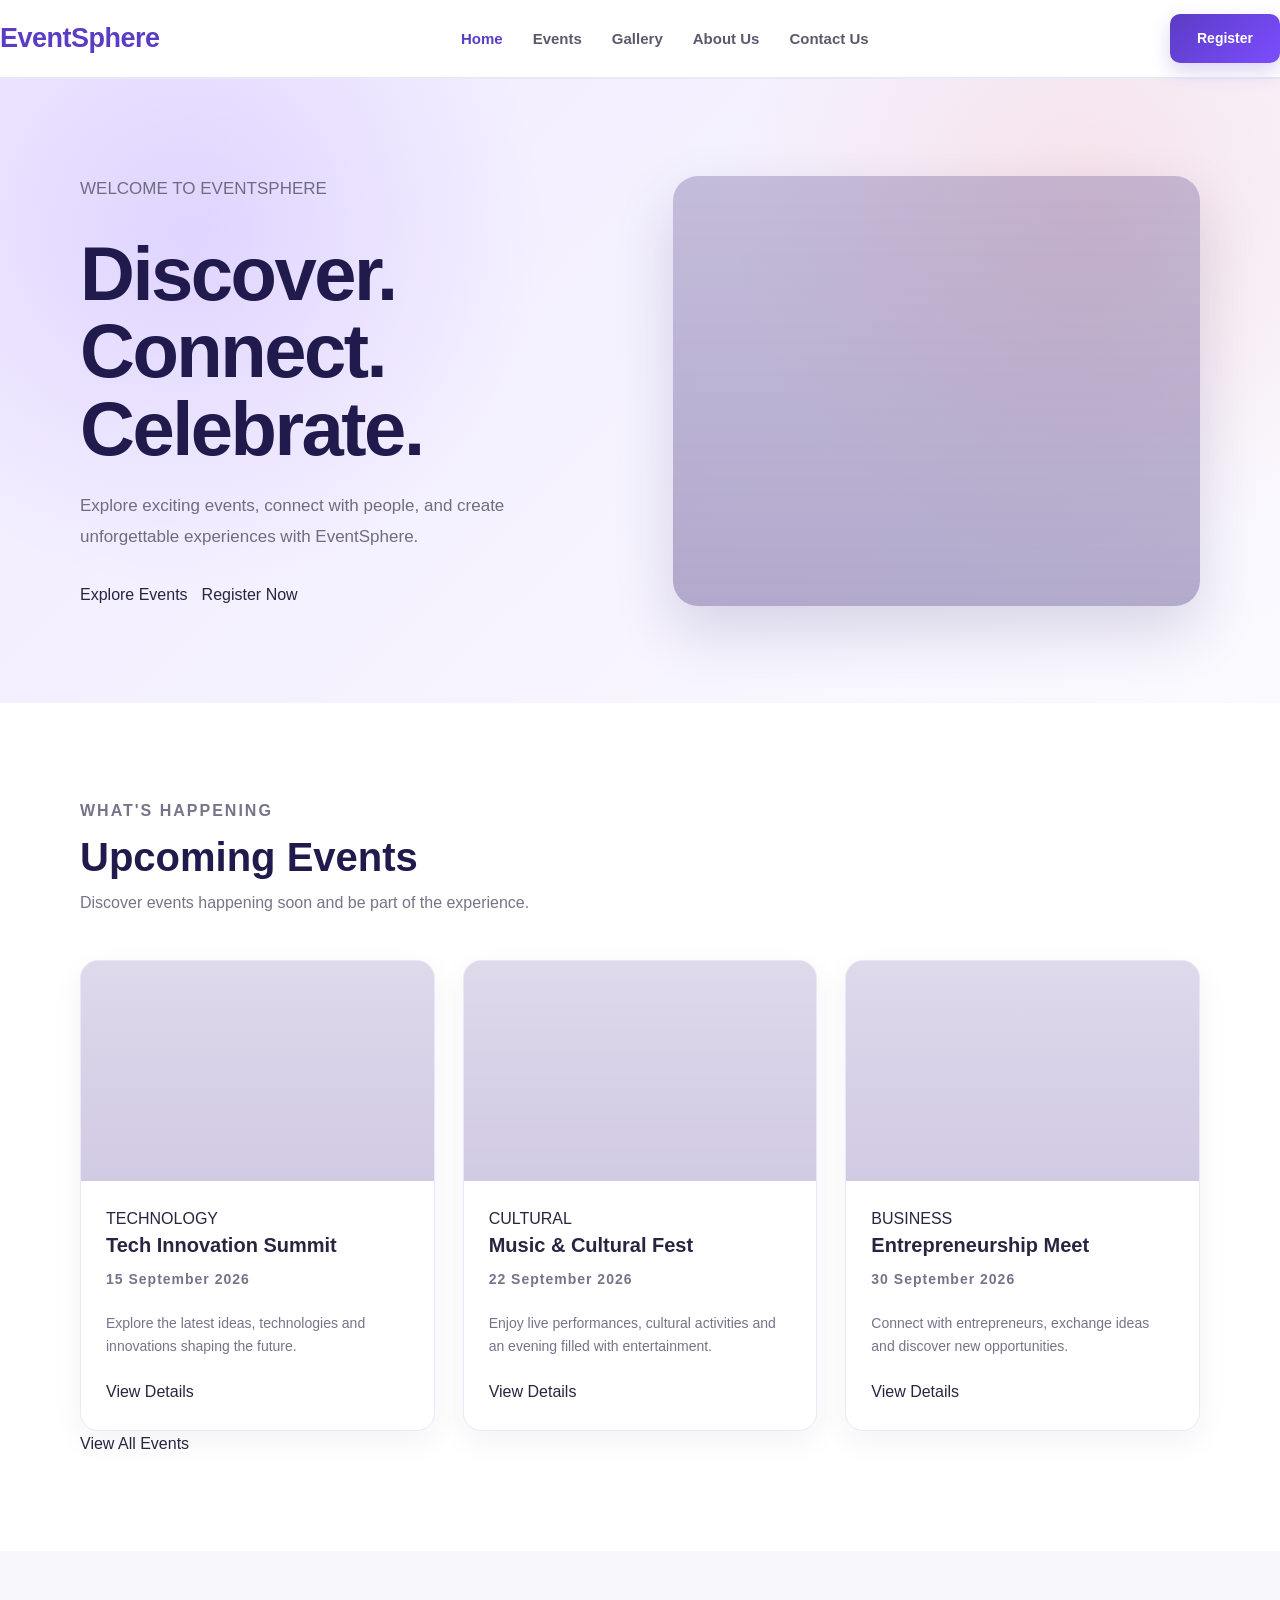
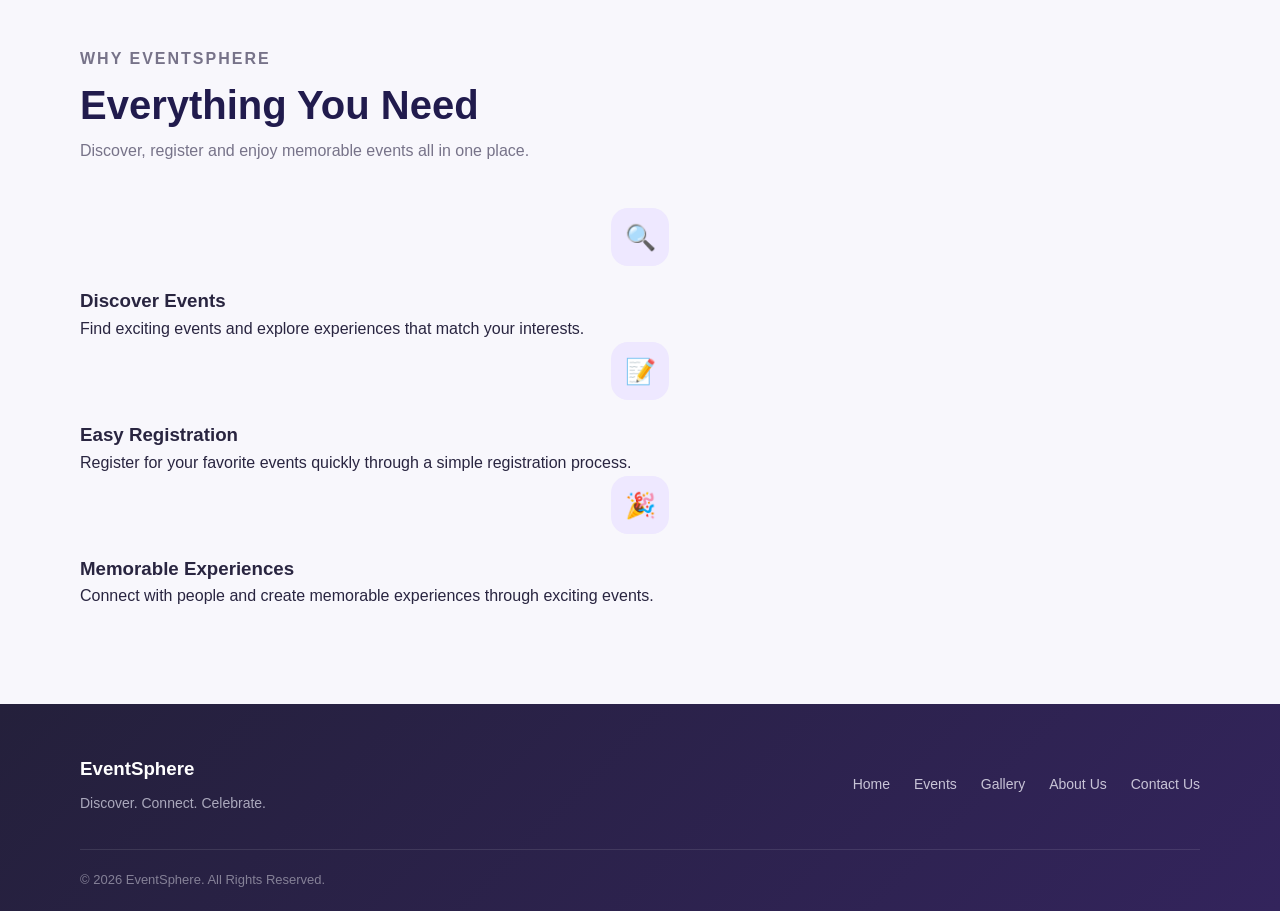
<file: index.html>
<!DOCTYPE html>
<html lang="en">

<head>
    <meta charset="UTF-8">
    <meta name="viewport" content="width=device-width, initial-scale=1.0">

    <title>EventSphere | Discover. Connect. Celebrate.</title>

    <link rel="stylesheet" href="css/style.css">
</head>

<body>

    <!-- ================= NAVBAR ================= -->

    <header class="site-header">

        <div class="container navbar">

            <a href="index.html" class="logo">
                EventSphere
            </a>

            <nav class="nav-links">

                <a href="index.html" class="active">
                    Home
                </a>

                <a href="client/events.html">
                    Events
                </a>

                <a href="client/gallery.html">
                    Gallery
                </a>

                <a href="client/about.html">
                    About Us
                </a>

                <a href="client/contact.html">
                    Contact Us
                </a>

            </nav>

            <a href="client/register.html" class="nav-button">
                Register
            </a>

        </div>

    </header>


    <!-- ================= HERO SECTION ================= -->

    <section class="hero-section">

        <div class="container hero-container">

            <div class="hero-content">

                <p class="hero-label">
                    WELCOME TO EVENTSPHERE
                </p>

                <h1>
                    Discover.
                    <br>
                    Connect.
                    <br>
                    Celebrate.
                </h1>

                <p class="hero-description">
                    Explore exciting events, connect with people,
                    and create unforgettable experiences with EventSphere.
                </p>

                <div class="hero-buttons">

                    <a href="client/events.html" class="btn btn-primary">
                        Explore Events
                    </a>

                    <a href="client/register.html" class="btn btn-secondary">
                        Register Now
                    </a>

                </div>

            </div>


            <div class="hero-image">

                <div class="image-placeholder">
                    <span>Event Image</span>
                </div>

            </div>

        </div>

    </section>


    <!-- ================= UPCOMING EVENTS ================= -->

    <section class="events-section">

        <div class="container">

            <div class="section-heading">

                <p class="section-label">
                    WHAT'S HAPPENING
                </p>

                <h2>
                    Upcoming Events
                </h2>

                <p>
                    Discover events happening soon and be part of
                    the experience.
                </p>

            </div>


            <div class="events-grid">


                <!-- EVENT 1 -->

                <div class="event-card">

                    <div class="event-image">
                        <span>Event Image</span>
                    </div>

                    <div class="event-content">

                        <span class="event-category">
                            TECHNOLOGY
                        </span>

                        <h3>
                            Tech Innovation Summit
                        </h3>

                        <p class="event-date">
                            15 September 2026
                        </p>

                        <p>
                            Explore the latest ideas, technologies
                            and innovations shaping the future.
                        </p>

                        <a href="client/event-details.html"
                           class="card-button">
                            View Details
                        </a>

                    </div>

                </div>


                <!-- EVENT 2 -->

                <div class="event-card">

                    <div class="event-image">
                        <span>Event Image</span>
                    </div>

                    <div class="event-content">

                        <span class="event-category">
                            CULTURAL
                        </span>

                        <h3>
                            Music & Cultural Fest
                        </h3>

                        <p class="event-date">
                            22 September 2026
                        </p>

                        <p>
                            Enjoy live performances, cultural activities
                            and an evening filled with entertainment.
                        </p>

                        <a href="client/event-details.html"
                           class="card-button">
                            View Details
                        </a>

                    </div>

                </div>


                <!-- EVENT 3 -->

                <div class="event-card">

                    <div class="event-image">
                        <span>Event Image</span>
                    </div>

                    <div class="event-content">

                        <span class="event-category">
                            BUSINESS
                        </span>

                        <h3>
                            Entrepreneurship Meet
                        </h3>

                        <p class="event-date">
                            30 September 2026
                        </p>

                        <p>
                            Connect with entrepreneurs, exchange ideas
                            and discover new opportunities.
                        </p>

                        <a href="client/event-details.html"
                           class="card-button">
                            View Details
                        </a>

                    </div>

                </div>

            </div>


            <div class="view-all">

                <a href="client/events.html"
                   class="btn btn-secondary">
                    View All Events
                </a>

            </div>

        </div>

    </section>


    <!-- ================= WHY EVENTSPHERE ================= -->

    <section class="why-section">

        <div class="container">

            <div class="section-heading">

                <p class="section-label">
                    WHY EVENTSPHERE
                </p>

                <h2>
                    Everything You Need
                </h2>

                <p>
                    Discover, register and enjoy memorable events
                    all in one place.
                </p>

            </div>


            <div class="features-grid">


                <!-- FEATURE 1 -->

                <div class="feature-card">

                    <div class="feature-icon">
                        🔍
                    </div>

                    <h3>
                        Discover Events
                    </h3>

                    <p>
                        Find exciting events and explore experiences
                        that match your interests.
                    </p>

                </div>


                <!-- FEATURE 2 -->

                <div class="feature-card">

                    <div class="feature-icon">
                        📝
                    </div>

                    <h3>
                        Easy Registration
                    </h3>

                    <p>
                        Register for your favorite events quickly
                        through a simple registration process.
                    </p>

                </div>


                <!-- FEATURE 3 -->

                <div class="feature-card">

                    <div class="feature-icon">
                        🎉
                    </div>

                    <h3>
                        Memorable Experiences
                    </h3>

                    <p>
                        Connect with people and create memorable
                        experiences through exciting events.
                    </p>

                </div>

            </div>

        </div>

    </section>


    <!-- ================= FOOTER ================= -->

    <footer class="site-footer">

        <div class="container footer-container">

            <div class="footer-brand">

                <h3>
                    EventSphere
                </h3>

                <p>
                    Discover. Connect. Celebrate.
                </p>

            </div>


            <div class="footer-links">

                <a href="index.html">
                    Home
                </a>

                <a href="client/events.html">
                    Events
                </a>

                <a href="client/gallery.html">
                    Gallery
                </a>

                <a href="client/about.html">
                    About Us
                </a>

                <a href="client/contact.html">
                    Contact Us
                </a>

            </div>

        </div>

        <div class="footer-bottom">

            <p>
                © 2026 EventSphere. All Rights Reserved.
            </p>

        </div>

    </footer>

</body>

</html>
</file>
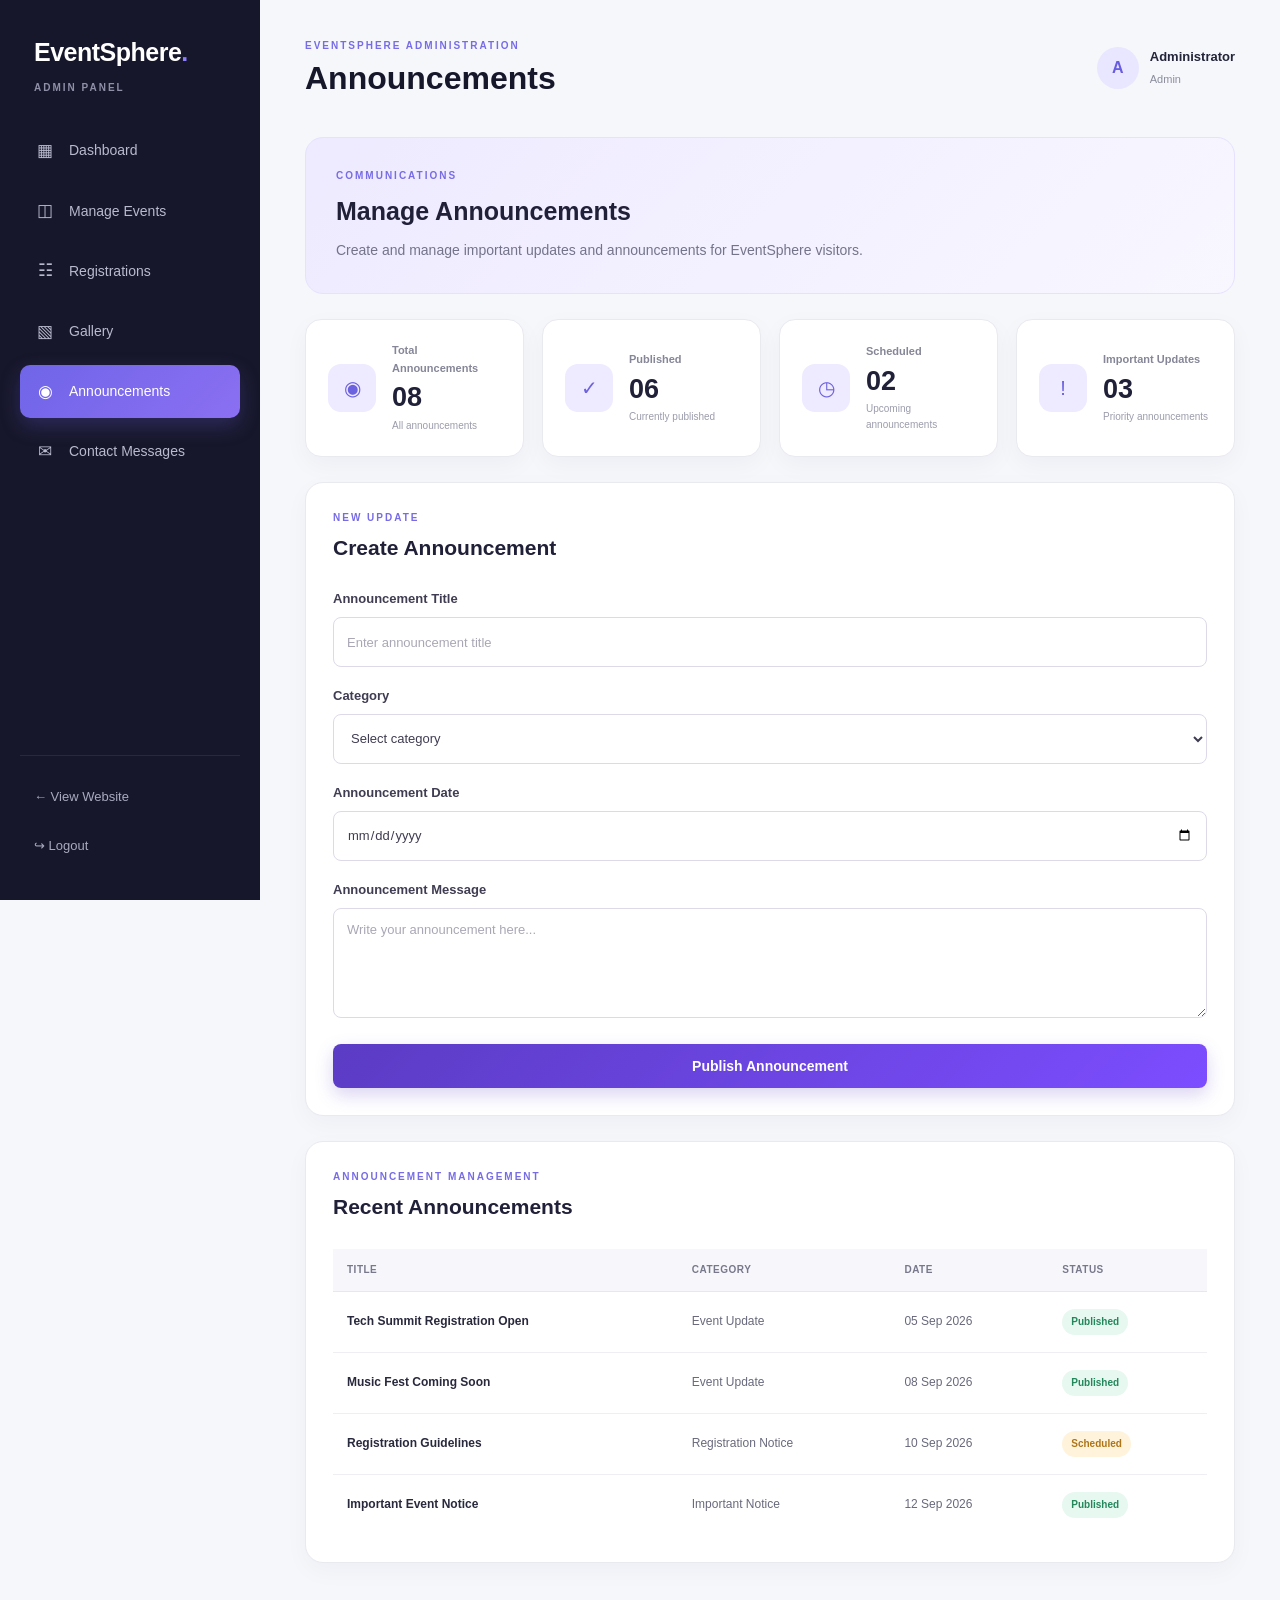
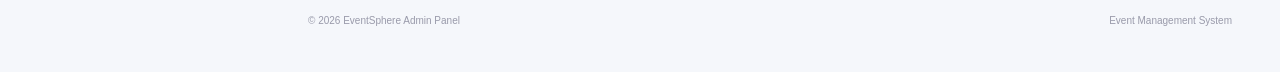
<file: admin/announcements.html>
<!DOCTYPE html>
<html lang="en">

<head>
    <meta charset="UTF-8">
    <meta name="viewport" content="width=device-width, initial-scale=1.0">

    <title>Announcements | EventSphere Admin</title>

    <link rel="stylesheet" href="../css/style.css">
</head>

<body>

<div class="admin-layout">

    <!-- SIDEBAR -->

    <aside class="admin-sidebar">

        <div class="admin-logo">
            EventSphere<span>.</span>
        </div>

        <p class="admin-label">
            ADMIN PANEL
        </p>

        <nav class="admin-nav">

            <a href="dashboard.html">
                <span>▦</span>
                Dashboard
            </a>

            <a href="manage-events.html">
                <span>◫</span>
                Manage Events
            </a>

            <a href="registrations.html">
                <span>☷</span>
                Registrations
            </a>

            <a href="gallery.html">
                <span>▧</span>
                Gallery
            </a>

            <a href="announcements.html" class="active">
                <span>◉</span>
                Announcements
            </a>

            <a href="messages.html">
                <span>✉</span>
                Contact Messages
            </a>

        </nav>

        <div class="admin-sidebar-bottom">

            <a href="../index.html">
                ← View Website
            </a>

            <a href="login.html">
                ↪ Logout
            </a>

        </div>

    </aside>


    <!-- MAIN CONTENT -->

    <main class="admin-main">

        <!-- TOP HEADER -->

        <header class="admin-topbar">

            <div>

                <p class="admin-small-title">
                    EVENTSPHERE ADMINISTRATION
                </p>

                <h1>
                    Announcements
                </h1>

            </div>

            <div class="admin-profile">

                <div class="admin-avatar">
                    A
                </div>

                <div>
                    <strong>Administrator</strong>
                    <span>Admin</span>
                </div>

            </div>

        </header>


        <!-- WELCOME SECTION -->

        <section class="admin-welcome">

            <div>

                <p class="admin-small-title">
                    COMMUNICATIONS
                </p>

                <h2>
                    Manage Announcements
                </h2>

                <p>
                    Create and manage important updates and
                    announcements for EventSphere visitors.
                </p>

            </div>

        </section>


        <!-- STATISTICS -->

        <section class="admin-stats">

            <div class="admin-stat-card">

                <div class="admin-stat-icon">
                    ◉
                </div>

                <div>
                    <span>Total Announcements</span>
                    <strong>08</strong>
                    <small>All announcements</small>
                </div>

            </div>

            <div class="admin-stat-card">

                <div class="admin-stat-icon">
                    ✓
                </div>

                <div>
                    <span>Published</span>
                    <strong>06</strong>
                    <small>Currently published</small>
                </div>

            </div>

            <div class="admin-stat-card">

                <div class="admin-stat-icon">
                    ◷
                </div>

                <div>
                    <span>Scheduled</span>
                    <strong>02</strong>
                    <small>Upcoming announcements</small>
                </div>

            </div>

            <div class="admin-stat-card">

                <div class="admin-stat-icon">
                    !
                </div>

                <div>
                    <span>Important Updates</span>
                    <strong>03</strong>
                    <small>Priority announcements</small>
                </div>

            </div>

        </section>


        <!-- CREATE ANNOUNCEMENT -->

        <section class="admin-panel">

            <div class="admin-panel-header">

                <div>

                    <p class="admin-small-title">
                        NEW UPDATE
                    </p>

                    <h2>
                        Create Announcement
                    </h2>

                </div>

            </div>

            <form action="#" method="post">

                <div class="form-group">

                    <label for="announcement-title">
                        Announcement Title
                    </label>

                    <input
                        type="text"
                        id="announcement-title"
                        name="title"
                        placeholder="Enter announcement title"
                        required
                    >

                </div>

                <div class="form-group">

                    <label for="announcement-category">
                        Category
                    </label>

                    <select
                        id="announcement-category"
                        name="category"
                        required
                    >

                        <option value="">
                            Select category
                        </option>

                        <option value="event-update">
                            Event Update
                        </option>

                        <option value="registration">
                            Registration Notice
                        </option>

                        <option value="general">
                            General Announcement
                        </option>

                        <option value="important">
                            Important Notice
                        </option>

                    </select>

                </div>

                <div class="form-group">

                    <label for="announcement-date">
                        Announcement Date
                    </label>

                    <input
                        type="date"
                        id="announcement-date"
                        name="date"
                        required
                    >

                </div>

                <div class="form-group">

                    <label for="announcement-message">
                        Announcement Message
                    </label>

                    <textarea
                        id="announcement-message"
                        name="message"
                        rows="5"
                        placeholder="Write your announcement here..."
                        required
                    ></textarea>

                </div>

                <button type="submit" class="submit-button">
                    Publish Announcement
                </button>

            </form>

        </section>


        <!-- ANNOUNCEMENTS TABLE -->

        <section class="admin-panel registrations-panel">

            <div class="admin-panel-header">

                <div>

                    <p class="admin-small-title">
                        ANNOUNCEMENT MANAGEMENT
                    </p>

                    <h2>
                        Recent Announcements
                    </h2>

                </div>

            </div>

            <div class="admin-table-wrapper">

                <table class="admin-table">

                    <thead>

                        <tr>
                            <th>Title</th>
                            <th>Category</th>
                            <th>Date</th>
                            <th>Status</th>
                        </tr>

                    </thead>

                    <tbody>

                        <tr>

                            <td>
                                <strong>
                                    Tech Summit Registration Open
                                </strong>
                            </td>

                            <td>
                                Event Update
                            </td>

                            <td>
                                05 Sep 2026
                            </td>

                            <td>
                                <span class="status active">
                                    Published
                                </span>
                            </td>

                        </tr>

                        <tr>

                            <td>
                                <strong>
                                    Music Fest Coming Soon
                                </strong>
                            </td>

                            <td>
                                Event Update
                            </td>

                            <td>
                                08 Sep 2026
                            </td>

                            <td>
                                <span class="status active">
                                    Published
                                </span>
                            </td>

                        </tr>

                        <tr>

                            <td>
                                <strong>
                                    Registration Guidelines
                                </strong>
                            </td>

                            <td>
                                Registration Notice
                            </td>

                            <td>
                                10 Sep 2026
                            </td>

                            <td>
                                <span class="status upcoming">
                                    Scheduled
                                </span>
                            </td>

                        </tr>

                        <tr>

                            <td>
                                <strong>
                                    Important Event Notice
                                </strong>
                            </td>

                            <td>
                                Important Notice
                            </td>

                            <td>
                                12 Sep 2026
                            </td>

                            <td>
                                <span class="status active">
                                    Published
                                </span>
                            </td>

                        </tr>

                    </tbody>

                </table>

            </div>

        </section>


        <!-- FOOTER -->

        <footer class="admin-footer">

            <p>
                © 2026 EventSphere Admin Panel
            </p>

            <p>
                Event Management System
            </p>

        </footer>

    </main>

</div>

</body>
</html>
</file>
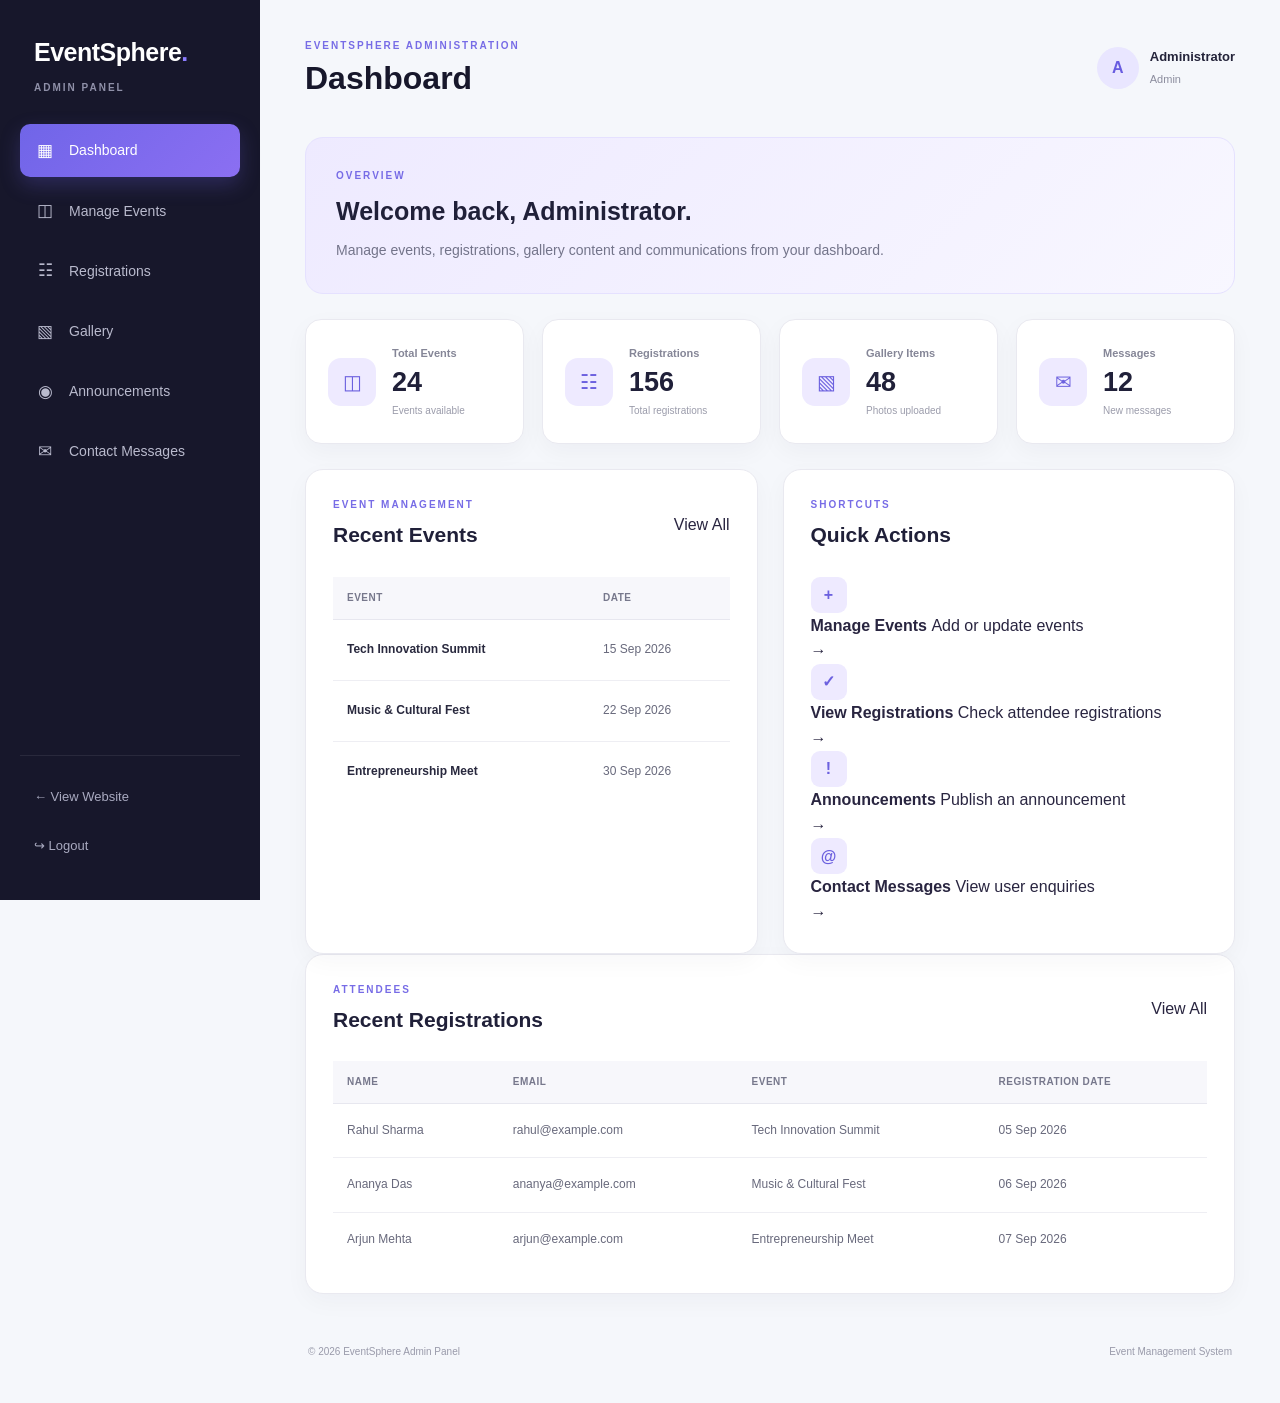
<file: admin/dashboard.html>
<!DOCTYPE html>
<html lang="en">

<head>
    <meta charset="UTF-8">
    <meta name="viewport" content="width=device-width, initial-scale=1.0">

    <title>Admin Dashboard | EventSphere</title>

    <link rel="stylesheet" href="../css/style.css">
</head>

<body>


<!-- =====================================================
     ADMIN LAYOUT
===================================================== -->

<div class="admin-layout">


    <!-- =================================================
         SIDEBAR
    ================================================== -->

    <aside class="admin-sidebar">

        <div class="admin-logo">
            EventSphere<span>.</span>
        </div>

        <p class="admin-label">
            ADMIN PANEL
        </p>


        <nav class="admin-nav">

            <a href="dashboard.html" class="active">
                <span>▦</span>
                Dashboard
            </a>

            <a href="manage-events.html">
                <span>◫</span>
                Manage Events
            </a>

            <a href="registrations.html">
                <span>☷</span>
                Registrations
            </a>

            <a href="gallery.html">
                <span>▧</span>
                Gallery
            </a>

            <a href="announcements.html">
                <span>◉</span>
                Announcements
            </a>

            <a href="messages.html">
                <span>✉</span>
                Contact Messages
            </a>

        </nav>


        <div class="admin-sidebar-bottom">

            <a href="../index.html">
                ← View Website
            </a>

            <a href="login.html">
                ↪ Logout
            </a>

        </div>

    </aside>



    <!-- =================================================
         MAIN CONTENT
    ================================================== -->

    <main class="admin-main">


        <!-- TOP HEADER -->

        <header class="admin-topbar">

            <div>

                <p class="admin-small-title">
                    EVENTSPHERE ADMINISTRATION
                </p>

                <h1>
                    Dashboard
                </h1>

            </div>


            <div class="admin-profile">

                <div class="admin-avatar">
                    A
                </div>

                <div>

                    <strong>
                        Administrator
                    </strong>

                    <span>
                        Admin
                    </span>

                </div>

            </div>

        </header>



        <!-- =================================================
             WELCOME SECTION
        ================================================== -->

        <section class="admin-welcome">

            <div>

                <p class="admin-small-title">
                    OVERVIEW
                </p>

                <h2>
                    Welcome back, Administrator.
                </h2>

                <p>
                    Manage events, registrations, gallery content
                    and communications from your dashboard.
                </p>

            </div>

        </section>



        <!-- =================================================
             STATISTICS
        ================================================== -->

        <section class="admin-stats">


            <div class="admin-stat-card">

                <div class="admin-stat-icon">
                    ◫
                </div>

                <div>

                    <span>
                        Total Events
                    </span>

                    <strong>
                        24
                    </strong>

                    <small>
                        Events available
                    </small>

                </div>

            </div>



            <div class="admin-stat-card">

                <div class="admin-stat-icon">
                    ☷
                </div>

                <div>

                    <span>
                        Registrations
                    </span>

                    <strong>
                        156
                    </strong>

                    <small>
                        Total registrations
                    </small>

                </div>

            </div>



            <div class="admin-stat-card">

                <div class="admin-stat-icon">
                    ▧
                </div>

                <div>

                    <span>
                        Gallery Items
                    </span>

                    <strong>
                        48
                    </strong>

                    <small>
                        Photos uploaded
                    </small>

                </div>

            </div>



            <div class="admin-stat-card">

                <div class="admin-stat-icon">
                    ✉
                </div>

                <div>

                    <span>
                        Messages
                    </span>

                    <strong>
                        12
                    </strong>

                    <small>
                        New messages
                    </small>

                </div>

            </div>


        </section>



        <!-- =================================================
             CONTENT GRID
        ================================================== -->

        <section class="admin-content-grid">


            <!-- RECENT EVENTS -->

            <div class="admin-panel">

                <div class="admin-panel-header">

                    <div>

                        <p class="admin-small-title">
                            EVENT MANAGEMENT
                        </p>

                        <h2>
                            Recent Events
                        </h2>

                    </div>

                    <a href="manage-events.html" class="admin-panel-link">
                        View All
                    </a>

                </div>


                <div class="admin-table-wrapper">

                    <table class="admin-table">

                        <thead>

                            <tr>
                                <th>Event</th>
                                <th>Date</th>
                                <th>Location</th>
                                <th>Status</th>
                            </tr>

                        </thead>


                        <tbody>

                            <tr>

                                <td>
                                    <strong>
                                        Tech Innovation Summit
                                    </strong>
                                </td>

                                <td>
                                    15 Sep 2026
                                </td>

                                <td>
                                    Main Auditorium
                                </td>

                                <td>
                                    <span class="status active">
                                        Active
                                    </span>
                                </td>

                            </tr>


                            <tr>

                                <td>
                                    <strong>
                                        Music & Cultural Fest
                                    </strong>
                                </td>

                                <td>
                                    22 Sep 2026
                                </td>

                                <td>
                                    City Convention Hall
                                </td>

                                <td>
                                    <span class="status active">
                                        Active
                                    </span>
                                </td>

                            </tr>


                            <tr>

                                <td>
                                    <strong>
                                        Entrepreneurship Meet
                                    </strong>
                                </td>

                                <td>
                                    30 Sep 2026
                                </td>

                                <td>
                                    Business Centre
                                </td>

                                <td>
                                    <span class="status upcoming">
                                        Upcoming
                                    </span>
                                </td>

                            </tr>


                        </tbody>

                    </table>

                </div>

            </div>



            <!-- QUICK ACTIONS -->

            <div class="admin-panel quick-actions">

                <div class="admin-panel-header">

                    <div>

                        <p class="admin-small-title">
                            SHORTCUTS
                        </p>

                        <h2>
                            Quick Actions
                        </h2>

                    </div>

                </div>


                <a href="manage-events.html" class="quick-action">

                    <div class="quick-action-icon">
                        +
                    </div>

                    <div>

                        <strong>
                            Manage Events
                        </strong>

                        <span>
                            Add or update events
                        </span>

                    </div>

                    <span class="quick-arrow">
                        →
                    </span>

                </a>


                <a href="registrations.html" class="quick-action">

                    <div class="quick-action-icon">
                        ✓
                    </div>

                    <div>

                        <strong>
                            View Registrations
                        </strong>

                        <span>
                            Check attendee registrations
                        </span>

                    </div>

                    <span class="quick-arrow">
                        →
                    </span>

                </a>


                <a href="announcements.html" class="quick-action">

                    <div class="quick-action-icon">
                        !
                    </div>

                    <div>

                        <strong>
                            Announcements
                        </strong>

                        <span>
                            Publish an announcement
                        </span>

                    </div>

                    <span class="quick-arrow">
                        →
                    </span>

                </a>


                <a href="messages.html" class="quick-action">

                    <div class="quick-action-icon">
                        @
                    </div>

                    <div>

                        <strong>
                            Contact Messages
                        </strong>

                        <span>
                            View user enquiries
                        </span>

                    </div>

                    <span class="quick-arrow">
                        →
                    </span>

                </a>

            </div>


        </section>



        <!-- =================================================
             RECENT REGISTRATIONS
        ================================================== -->

        <section class="admin-panel registrations-panel">

            <div class="admin-panel-header">

                <div>

                    <p class="admin-small-title">
                        ATTENDEES
                    </p>

                    <h2>
                        Recent Registrations
                    </h2>

                </div>

                <a href="registrations.html" class="admin-panel-link">
                    View All
                </a>

            </div>


            <div class="admin-table-wrapper">

                <table class="admin-table">

                    <thead>

                        <tr>
                            <th>Name</th>
                            <th>Email</th>
                            <th>Event</th>
                            <th>Registration Date</th>
                        </tr>

                    </thead>


                    <tbody>

                        <tr>

                            <td>
                                Rahul Sharma
                            </td>

                            <td>
                                rahul@example.com
                            </td>

                            <td>
                                Tech Innovation Summit
                            </td>

                            <td>
                                05 Sep 2026
                            </td>

                        </tr>


                        <tr>

                            <td>
                                Ananya Das
                            </td>

                            <td>
                                ananya@example.com
                            </td>

                            <td>
                                Music & Cultural Fest
                            </td>

                            <td>
                                06 Sep 2026
                            </td>

                        </tr>


                        <tr>

                            <td>
                                Arjun Mehta
                            </td>

                            <td>
                                arjun@example.com
                            </td>

                            <td>
                                Entrepreneurship Meet
                            </td>

                            <td>
                                07 Sep 2026
                            </td>

                        </tr>


                    </tbody>

                </table>

            </div>

        </section>



        <!-- =================================================
             FOOTER
        ================================================== -->

        <footer class="admin-footer">

            <p>
                © 2026 EventSphere Admin Panel
            </p>

            <p>
                Event Management System
            </p>

        </footer>


    </main>

</div>


</body>
</html>
</file>
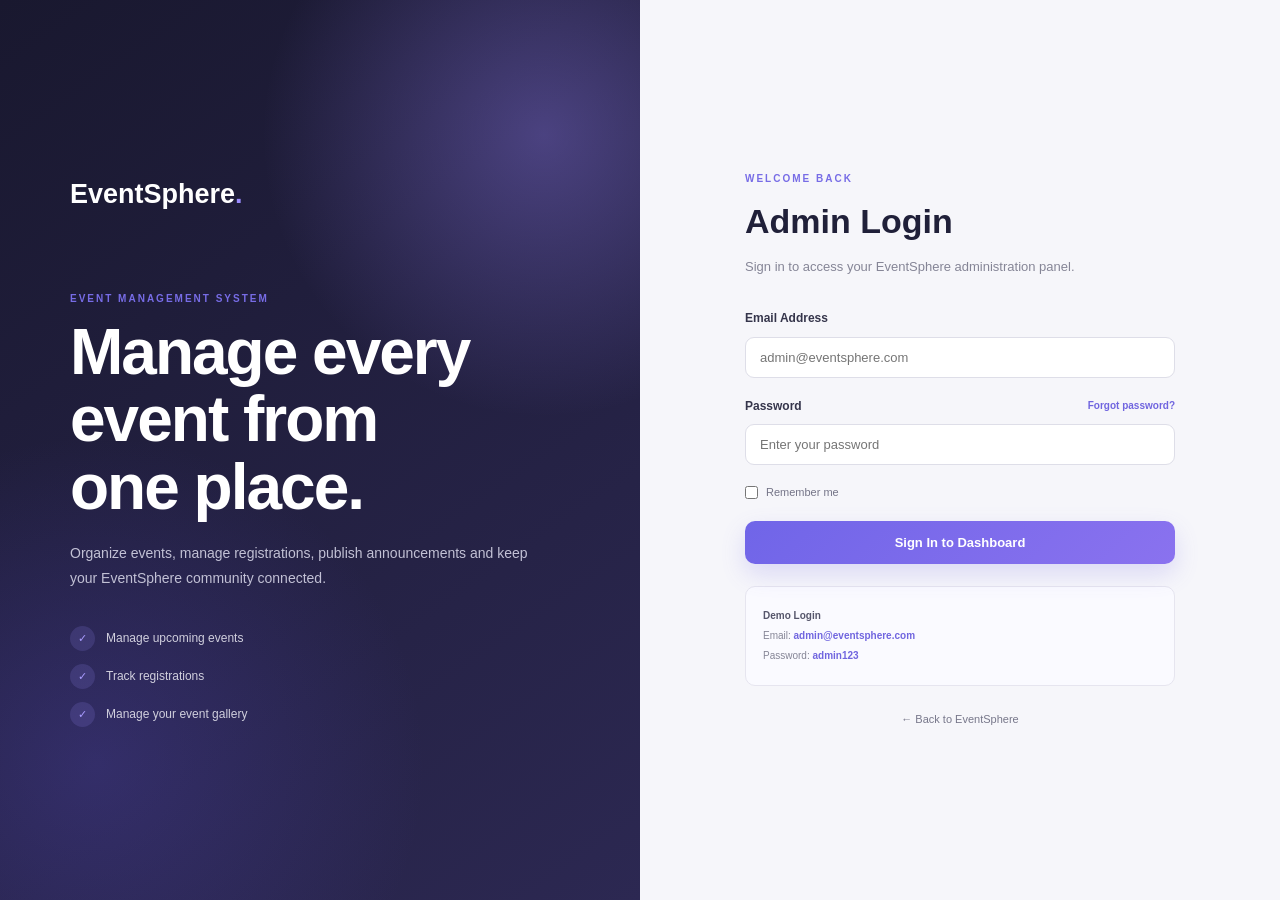
<file: admin/login.html>
<!DOCTYPE html>
<html lang="en">

<head>
    <meta charset="UTF-8">
    <meta name="viewport" content="width=device-width, initial-scale=1.0">

    <title>Admin Login | EventSphere</title>

    <link rel="stylesheet" href="../css/style.css">
</head>

<body class="admin-login-page">


    <!-- =====================================================
         LOGIN PAGE
    ====================================================== -->

    <main class="admin-login-wrapper">


        <!-- LEFT SIDE -->

        <section class="admin-login-visual">

            <div class="admin-login-visual-content">

                <a href="../index.html" class="admin-login-logo">
                    EventSphere<span>.</span>
                </a>

                <p class="admin-small-title">
                    EVENT MANAGEMENT SYSTEM
                </p>

                <h1>
                    Manage every<br>
                    event from<br>
                    one place.
                </h1>

                <p>
                    Organize events, manage registrations,
                    publish announcements and keep your
                    EventSphere community connected.
                </p>


                <div class="admin-login-features">

                    <div class="login-feature">

                        <span>
                            ✓
                        </span>

                        <p>
                            Manage upcoming events
                        </p>

                    </div>


                    <div class="login-feature">

                        <span>
                            ✓
                        </span>

                        <p>
                            Track registrations
                        </p>

                    </div>


                    <div class="login-feature">

                        <span>
                            ✓
                        </span>

                        <p>
                            Manage your event gallery
                        </p>

                    </div>

                </div>

            </div>

        </section>



        <!-- RIGHT SIDE -->

        <section class="admin-login-form-section">


            <div class="admin-login-form-container">


                <div class="admin-login-heading">

                    <p class="admin-small-title">
                        WELCOME BACK
                    </p>

                    <h2>
                        Admin Login
                    </h2>

                    <p>
                        Sign in to access your EventSphere
                        administration panel.
                    </p>

                </div>



                <!-- LOGIN FORM -->

                <form class="admin-login-form">


                    <!-- EMAIL -->

                    <div class="admin-form-group">

                        <label for="admin-email">
                            Email Address
                        </label>

                        <input
                            type="email"
                            id="admin-email"
                            name="admin-email"
                            placeholder="admin@eventsphere.com"
                            required>

                    </div>



                    <!-- PASSWORD -->

                    <div class="admin-form-group">

                        <div class="password-label-row">

                            <label for="admin-password">
                                Password
                            </label>

                            <a href="#">
                                Forgot password?
                            </a>

                        </div>

                        <input
                            type="password"
                            id="admin-password"
                            name="admin-password"
                            placeholder="Enter your password"
                            required>

                    </div>



                    <!-- REMEMBER ME -->

                    <div class="admin-login-options">

                        <label class="remember-me">

                            <input
                                type="checkbox"
                                name="remember">

                            <span>
                                Remember me
                            </span>

                        </label>

                    </div>



                    <!-- LOGIN BUTTON -->

                    <button
                        type="submit"
                        class="admin-login-button">

                        Sign In to Dashboard

                    </button>


                </form>



                <!-- DEMO LOGIN -->

                <div class="admin-demo-box">

                    <p>
                        <strong>
                            Demo Login
                        </strong>
                    </p>

                    <p>
                        Email:
                        <span>
                            admin@eventsphere.com
                        </span>
                    </p>

                    <p>
                        Password:
                        <span>
                            admin123
                        </span>
                    </p>

                </div>



                <!-- BACK TO WEBSITE -->

                <a
                    href="../index.html"
                    class="back-to-website">

                    ← Back to EventSphere

                </a>


            </div>

        </section>

    </main>


</body>

</html>
</file>
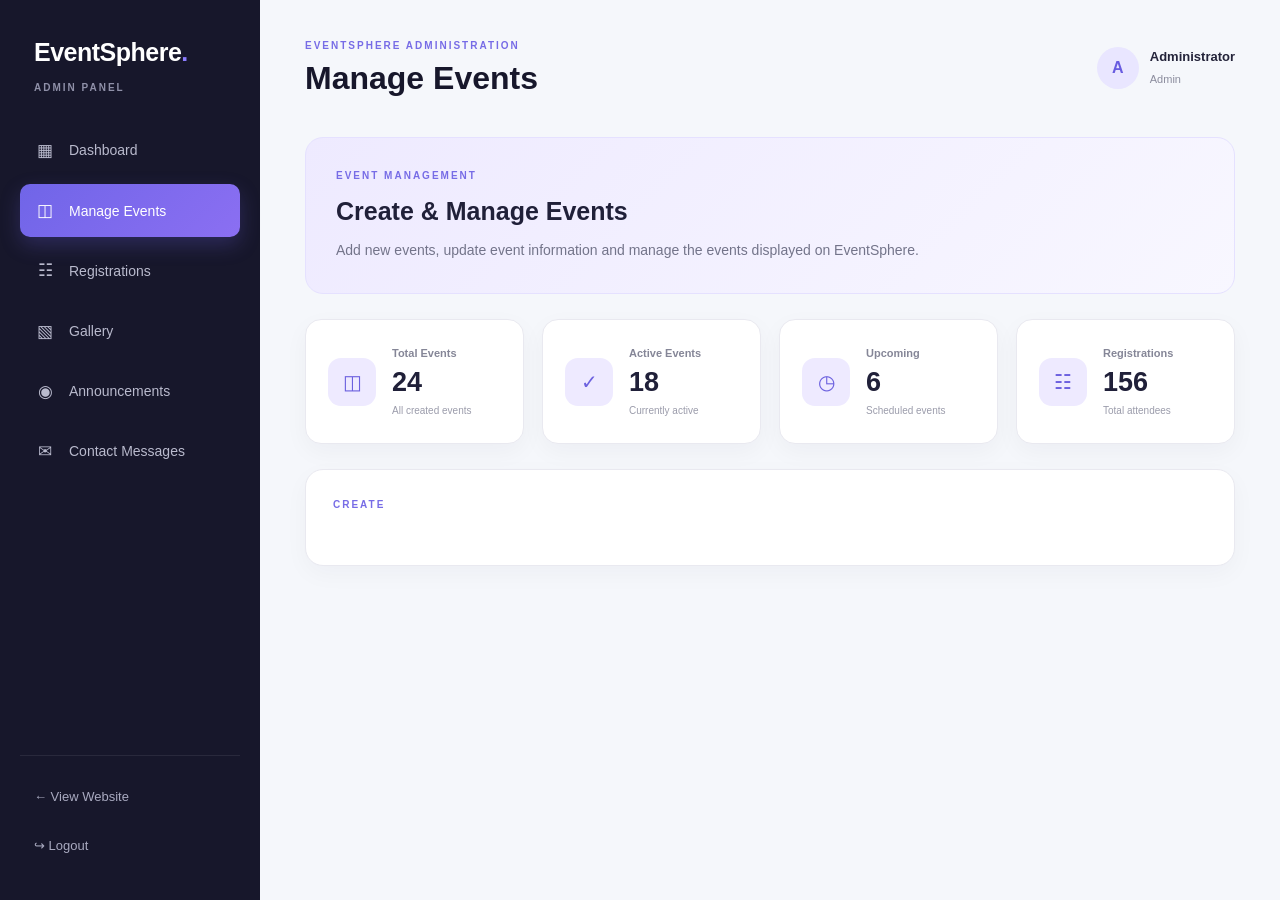
<file: admin/manage-events.html>
<!DOCTYPE html>
<html lang="en">

<head>
    <meta charset="UTF-8">
    <meta name="viewport" content="width=device-width, initial-scale=1.0">

    <title>Manage Events | EventSphere</title>

    <link rel="stylesheet" href="../css/style.css">
</head>

<body>

<div class="admin-layout">


    <!-- =====================================================
         SIDEBAR
    ====================================================== -->

    <aside class="admin-sidebar">

        <div class="admin-logo">
            EventSphere<span>.</span>
        </div>

        <p class="admin-label">
            ADMIN PANEL
        </p>

        <nav class="admin-nav">

            <a href="dashboard.html">
                <span>▦</span>
                Dashboard
            </a>

            <a href="manage-events.html" class="active">
                <span>◫</span>
                Manage Events
            </a>

            <a href="registrations.html">
                <span>☷</span>
                Registrations
            </a>

            <a href="gallery.html">
                <span>▧</span>
                Gallery
            </a>

            <a href="announcements.html">
                <span>◉</span>
                Announcements
            </a>

            <a href="messages.html">
                <span>✉</span>
                Contact Messages
            </a>

        </nav>

        <div class="admin-sidebar-bottom">

            <a href="../index.html">
                ← View Website
            </a>

            <a href="login.html">
                ↪ Logout
            </a>

        </div>

    </aside>



    <!-- =====================================================
         MAIN CONTENT
    ====================================================== -->

    <main class="admin-main">


        <!-- TOP HEADER -->

        <header class="admin-topbar">

            <div>

                <p class="admin-small-title">
                    EVENTSPHERE ADMINISTRATION
                </p>

                <h1>
                    Manage Events
                </h1>

            </div>


            <div class="admin-profile">

                <div class="admin-avatar">
                    A
                </div>

                <div>

                    <strong>
                        Administrator
                    </strong>

                    <span>
                        Admin
                    </span>

                </div>

            </div>

        </header>



        <!-- =====================================================
             PAGE INTRODUCTION
        ====================================================== -->

        <section class="admin-welcome">

            <div>

                <p class="admin-small-title">
                    EVENT MANAGEMENT
                </p>

                <h2>
                    Create & Manage Events
                </h2>

                <p>
                    Add new events, update event information and
                    manage the events displayed on EventSphere.
                </p>

            </div>

        </section>



        <!-- =====================================================
             STATISTICS
        ====================================================== -->

        <section class="admin-stats">


            <div class="admin-stat-card">

                <div class="admin-stat-icon">
                    ◫
                </div>

                <div>

                    <span>
                        Total Events
                    </span>

                    <strong>
                        24
                    </strong>

                    <small>
                        All created events
                    </small>

                </div>

            </div>



            <div class="admin-stat-card">

                <div class="admin-stat-icon">
                    ✓
                </div>

                <div>

                    <span>
                        Active Events
                    </span>

                    <strong>
                        18
                    </strong>

                    <small>
                        Currently active
                    </small>

                </div>

            </div>



            <div class="admin-stat-card">

                <div class="admin-stat-icon">
                    ◷
                </div>

                <div>

                    <span>
                        Upcoming
                    </span>

                    <strong>
                        6
                    </strong>

                    <small>
                        Scheduled events
                    </small>

                </div>

            </div>



            <div class="admin-stat-card">

                <div class="admin-stat-icon">
                    ☷
                </div>

                <div>

                    <span>
                        Registrations
                    </span>

                    <strong>
                        156
                    </strong>

                    <small>
                        Total attendees
                    </small>

                </div>

            </div>


        </section>



        <!-- =====================================================
             ADD NEW EVENT
        ====================================================== -->

        <section class="admin-panel">

            <div class="admin-panel-header">

                <div>

                    <p class="admin-small-title">
                        CREATE
</file>
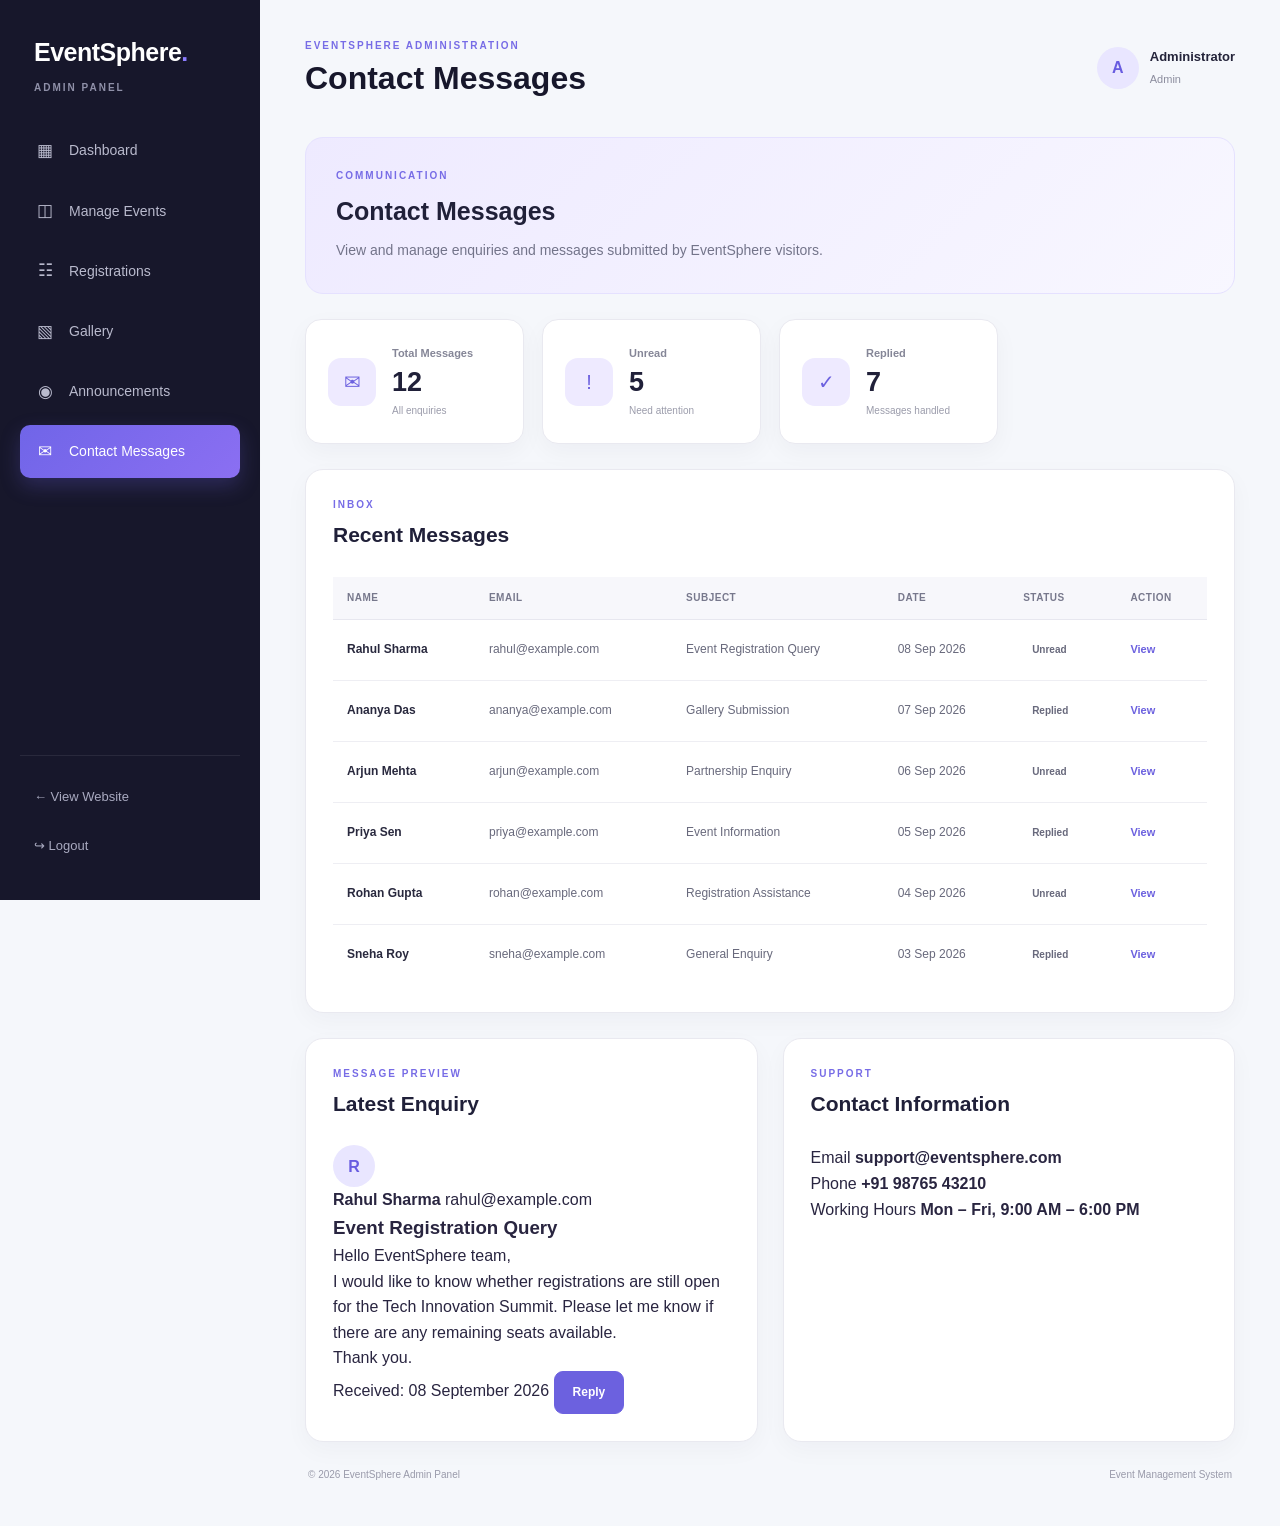
<file: admin/messages.html>
<!DOCTYPE html>
<html lang="en">

<head>
    <meta charset="UTF-8">
    <meta name="viewport" content="width=device-width, initial-scale=1.0">

    <title>Contact Messages | EventSphere</title>

    <link rel="stylesheet" href="../css/style.css">
</head>

<body>

<div class="admin-layout">


    <!-- =====================================================
         SIDEBAR
    ====================================================== -->

    <aside class="admin-sidebar">

        <div class="admin-logo">
            EventSphere<span>.</span>
        </div>

        <p class="admin-label">
            ADMIN PANEL
        </p>

        <nav class="admin-nav">

            <a href="dashboard.html">
                <span>▦</span>
                Dashboard
            </a>

            <a href="manage-events.html">
                <span>◫</span>
                Manage Events
            </a>

            <a href="registrations.html">
                <span>☷</span>
                Registrations
            </a>

            <a href="gallery.html">
                <span>▧</span>
                Gallery
            </a>

            <a href="announcements.html">
                <span>◉</span>
                Announcements
            </a>

            <a href="messages.html" class="active">
                <span>✉</span>
                Contact Messages
            </a>

        </nav>


        <div class="admin-sidebar-bottom">

            <a href="../index.html">
                ← View Website
            </a>

            <a href="login.html">
                ↪ Logout
            </a>

        </div>

    </aside>



    <!-- =====================================================
         MAIN CONTENT
    ====================================================== -->

    <main class="admin-main">


        <!-- TOP HEADER -->

        <header class="admin-topbar">

            <div>

                <p class="admin-small-title">
                    EVENTSPHERE ADMINISTRATION
                </p>

                <h1>
                    Contact Messages
                </h1>

            </div>


            <div class="admin-profile">

                <div class="admin-avatar">
                    A
                </div>

                <div>

                    <strong>
                        Administrator
                    </strong>

                    <span>
                        Admin
                    </span>

                </div>

            </div>

        </header>



        <!-- =====================================================
             PAGE INTRODUCTION
        ====================================================== -->

        <section class="admin-welcome">

            <div>

                <p class="admin-small-title">
                    COMMUNICATION
                </p>

                <h2>
                    Contact Messages
                </h2>

                <p>
                    View and manage enquiries and messages
                    submitted by EventSphere visitors.
                </p>

            </div>

        </section>



        <!-- =====================================================
             MESSAGE SUMMARY
        ====================================================== -->

        <section class="admin-stats">


            <div class="admin-stat-card">

                <div class="admin-stat-icon">
                    ✉
                </div>

                <div>

                    <span>
                        Total Messages
                    </span>

                    <strong>
                        12
                    </strong>

                    <small>
                        All enquiries
                    </small>

                </div>

            </div>



            <div class="admin-stat-card">

                <div class="admin-stat-icon">
                    !
                </div>

                <div>

                    <span>
                        Unread
                    </span>

                    <strong>
                        5
                    </strong>

                    <small>
                        Need attention
                    </small>

                </div>

            </div>



            <div class="admin-stat-card">

                <div class="admin-stat-icon">
                    ✓
                </div>

                <div>

                    <span>
                        Replied
                    </span>

                    <strong>
                        7
                    </strong>

                    <small>
                        Messages handled
                    </small>

                </div>

            </div>


        </section>



        <!-- =====================================================
             MESSAGES TABLE
        ====================================================== -->

        <section class="admin-panel">

            <div class="admin-panel-header">

                <div>

                    <p class="admin-small-title">
                        INBOX
                    </p>

                    <h2>
                        Recent Messages
                    </h2>

                </div>

            </div>


            <div class="admin-table-wrapper">

                <table class="admin-table">

                    <thead>

                        <tr>

                            <th>
                                Name
                            </th>

                            <th>
                                Email
                            </th>

                            <th>
                                Subject
                            </th>

                            <th>
                                Date
                            </th>

                            <th>
                                Status
                            </th>

                            <th>
                                Action
                            </th>

                        </tr>

                    </thead>


                    <tbody>


                        <!-- MESSAGE 1 -->

                        <tr>

                            <td>
                                <strong>
                                    Rahul Sharma
                                </strong>
                            </td>

                            <td>
                                rahul@example.com
                            </td>

                            <td>
                                Event Registration Query
                            </td>

                            <td>
                                08 Sep 2026
                            </td>

                            <td>

                                <span class="status unread">
                                    Unread
                                </span>

                            </td>

                            <td>

                                <a href="#" class="admin-action">
                                    View
                                </a>

                            </td>

                        </tr>



                        <!-- MESSAGE 2 -->

                        <tr>

                            <td>
                                <strong>
                                    Ananya Das
                                </strong>
                            </td>

                            <td>
                                ananya@example.com
                            </td>

                            <td>
                                Gallery Submission
                            </td>

                            <td>
                                07 Sep 2026
                            </td>

                            <td>

                                <span class="status replied">
                                    Replied
                                </span>

                            </td>

                            <td>

                                <a href="#" class="admin-action">
                                    View
                                </a>

                            </td>

                        </tr>



                        <!-- MESSAGE 3 -->

                        <tr>

                            <td>
                                <strong>
                                    Arjun Mehta
                                </strong>
                            </td>

                            <td>
                                arjun@example.com
                            </td>

                            <td>
                                Partnership Enquiry
                            </td>

                            <td>
                                06 Sep 2026
                            </td>

                            <td>

                                <span class="status unread">
                                    Unread
                                </span>

                            </td>

                            <td>

                                <a href="#" class="admin-action">
                                    View
                                </a>

                            </td>

                        </tr>



                        <!-- MESSAGE 4 -->

                        <tr>

                            <td>
                                <strong>
                                    Priya Sen
                                </strong>
                            </td>

                            <td>
                                priya@example.com
                            </td>

                            <td>
                                Event Information
                            </td>

                            <td>
                                05 Sep 2026
                            </td>

                            <td>

                                <span class="status replied">
                                    Replied
                                </span>

                            </td>

                            <td>

                                <a href="#" class="admin-action">
                                    View
                                </a>

                            </td>

                        </tr>



                        <!-- MESSAGE 5 -->

                        <tr>

                            <td>
                                <strong>
                                    Rohan Gupta
                                </strong>
                            </td>

                            <td>
                                rohan@example.com
                            </td>

                            <td>
                                Registration Assistance
                            </td>

                            <td>
                                04 Sep 2026
                            </td>

                            <td>

                                <span class="status unread">
                                    Unread
                                </span>

                            </td>

                            <td>

                                <a href="#" class="admin-action">
                                    View
                                </a>

                            </td>

                        </tr>



                        <!-- MESSAGE 6 -->

                        <tr>

                            <td>
                                <strong>
                                    Sneha Roy
                                </strong>
                            </td>

                            <td>
                                sneha@example.com
                            </td>

                            <td>
                                General Enquiry
                            </td>

                            <td>
                                03 Sep 2026
                            </td>

                            <td>

                                <span class="status replied">
                                    Replied
                                </span>

                            </td>

                            <td>

                                <a href="#" class="admin-action">
                                    View
                                </a>

                            </td>

                        </tr>


                    </tbody>

                </table>

            </div>

        </section>



        <!-- =====================================================
             MESSAGE PREVIEW
        ====================================================== -->

        <section class="admin-content-grid">


            <!-- MESSAGE PREVIEW -->

            <div class="admin-panel">

                <div class="admin-panel-header">

                    <div>

                        <p class="admin-small-title">
                            MESSAGE PREVIEW
                        </p>

                        <h2>
                            Latest Enquiry
                        </h2>

                    </div>

                </div>


                <div class="message-preview">

                    <div class="message-preview-header">

                        <div class="admin-avatar">
                            R
                        </div>

                        <div>

                            <strong>
                                Rahul Sharma
                            </strong>

                            <span>
                                rahul@example.com
                            </span>

                        </div>

                    </div>


                    <div class="message-preview-content">

                        <h3>
                            Event Registration Query
                        </h3>

                        <p>
                            Hello EventSphere team,
                        </p>

                        <p>
                            I would like to know whether registrations
                            are still open for the Tech Innovation Summit.
                            Please let me know if there are any remaining
                            seats available.
                        </p>

                        <p>
                            Thank you.
                        </p>

                    </div>


                    <div class="message-preview-footer">

                        <span>
                            Received: 08 September 2026
                        </span>

                        <a href="#" class="admin-button">
                            Reply
                        </a>

                    </div>

                </div>

            </div>



            <!-- CONTACT INFORMATION -->

            <div class="admin-panel">

                <div class="admin-panel-header">

                    <div>

                        <p class="admin-small-title">
                            SUPPORT
                        </p>

                        <h2>
                            Contact Information
                        </h2>

                    </div>

                </div>


                <div class="contact-info-list">

                    <div class="contact-info-item">

                        <span>
                            Email
                        </span>

                        <strong>
                            support@eventsphere.com
                        </strong>

                    </div>


                    <div class="contact-info-item">

                        <span>
                            Phone
                        </span>

                        <strong>
                            +91 98765 43210
                        </strong>

                    </div>


                    <div class="contact-info-item">

                        <span>
                            Working Hours
                        </span>

                        <strong>
                            Mon – Fri, 9:00 AM – 6:00 PM
                        </strong>

                    </div>

                </div>

            </div>


        </section>



        <!-- =====================================================
             FOOTER
        ====================================================== -->

        <footer class="admin-footer">

            <p>
                © 2026 EventSphere Admin Panel
            </p>

            <p>
                Event Management System
            </p>

        </footer>


    </main>

</div>


</body>

</html>
</file>
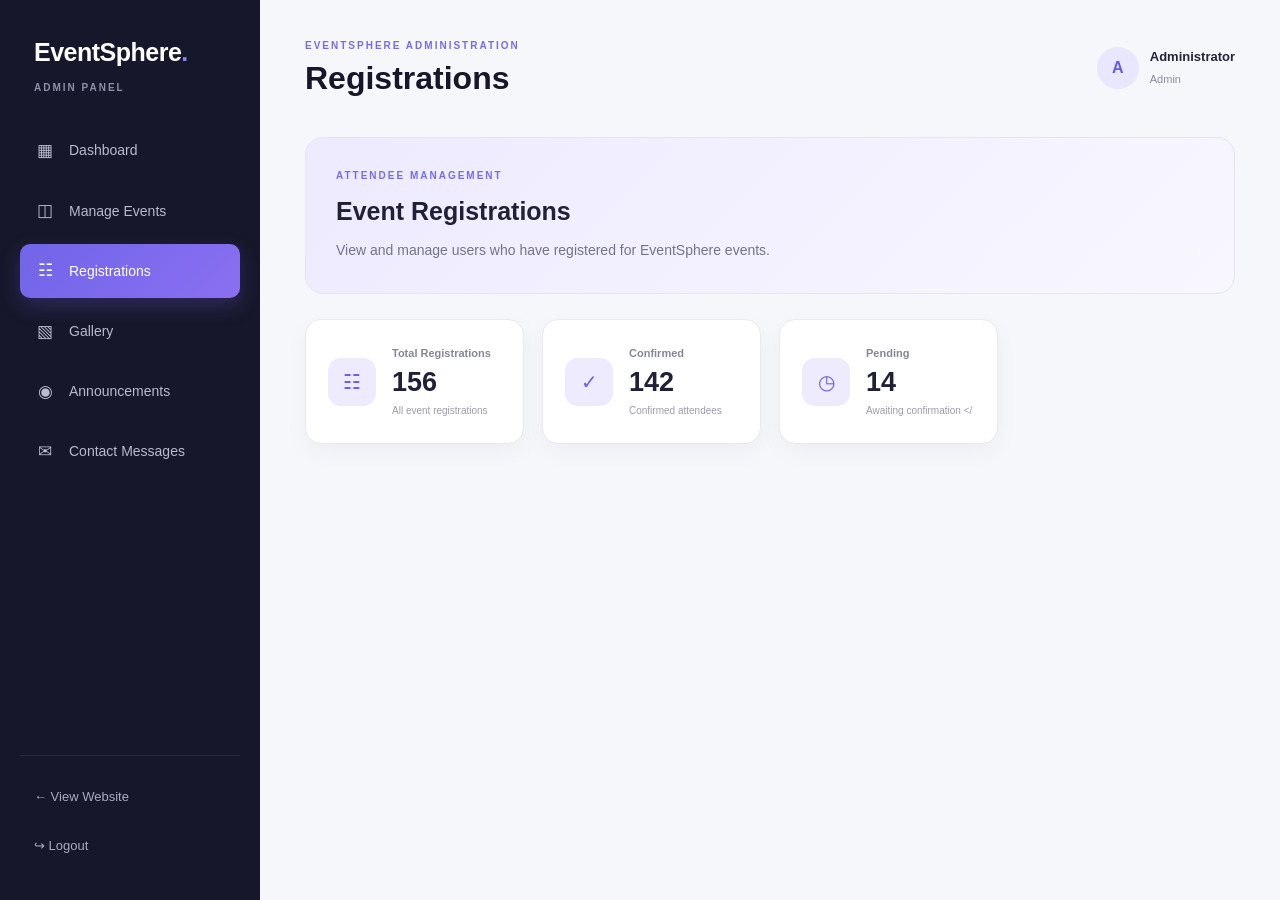
<file: admin/registrations.html>
<!DOCTYPE html>
<html lang="en">

<head>
    <meta charset="UTF-8">
    <meta name="viewport" content="width=device-width, initial-scale=1.0">

    <title>Registrations | EventSphere</title>

    <link rel="stylesheet" href="../css/style.css">
</head>

<body>

<div class="admin-layout">


    <!-- =====================================================
         SIDEBAR
    ====================================================== -->

    <aside class="admin-sidebar">

        <div class="admin-logo">
            EventSphere<span>.</span>
        </div>

        <p class="admin-label">
            ADMIN PANEL
        </p>

        <nav class="admin-nav">

            <a href="dashboard.html">
                <span>▦</span>
                Dashboard
            </a>

            <a href="manage-events.html">
                <span>◫</span>
                Manage Events
            </a>

            <a href="registrations.html" class="active">
                <span>☷</span>
                Registrations
            </a>

            <a href="gallery.html">
                <span>▧</span>
                Gallery
            </a>

            <a href="announcements.html">
                <span>◉</span>
                Announcements
            </a>

            <a href="messages.html">
                <span>✉</span>
                Contact Messages
            </a>

        </nav>

        <div class="admin-sidebar-bottom">

            <a href="../index.html">
                ← View Website
            </a>

            <a href="login.html">
                ↪ Logout
            </a>

        </div>

    </aside>



    <!-- =====================================================
         MAIN CONTENT
    ====================================================== -->

    <main class="admin-main">


        <!-- TOP HEADER -->

        <header class="admin-topbar">

            <div>

                <p class="admin-small-title">
                    EVENTSPHERE ADMINISTRATION
                </p>

                <h1>
                    Registrations
                </h1>

            </div>


            <div class="admin-profile">

                <div class="admin-avatar">
                    A
                </div>

                <div>

                    <strong>
                        Administrator
                    </strong>

                    <span>
                        Admin
                    </span>

                </div>

            </div>

        </header>



        <!-- =====================================================
             PAGE INTRODUCTION
        ====================================================== -->

        <section class="admin-welcome">

            <div>

                <p class="admin-small-title">
                    ATTENDEE MANAGEMENT
                </p>

                <h2>
                    Event Registrations
                </h2>

                <p>
                    View and manage users who have registered
                    for EventSphere events.
                </p>

            </div>

        </section>



        <!-- =====================================================
             STATISTICS
        ====================================================== -->

        <section class="admin-stats">


            <div class="admin-stat-card">

                <div class="admin-stat-icon">
                    ☷
                </div>

                <div>

                    <span>
                        Total Registrations
                    </span>

                    <strong>
                        156
                    </strong>

                    <small>
                        All event registrations
                    </small>

                </div>

            </div>



            <div class="admin-stat-card">

                <div class="admin-stat-icon">
                    ✓
                </div>

                <div>

                    <span>
                        Confirmed
                    </span>

                    <strong>
                        142
                    </strong>

                    <small>
                        Confirmed attendees
                    </small>

                </div>

            </div>



            <div class="admin-stat-card">

                <div class="admin-stat-icon">
                    ◷
                </div>

                <div>

                    <span>
                        Pending
                    </span>

                    <strong>
                        14
                    </strong>

                    <small>
                        Awaiting confirmation
                    </
</file>
<file: css/style.css>
/* =========================================================
   EVENTSPHERE
   COMPLETE COMMON STYLESHEET
   ========================================================= */


/* =========================================================
   1. RESET
   ========================================================= */

* {
    margin: 0;
    padding: 0;
    box-sizing: border-box;
}

html {
    scroll-behavior: smooth;
}

body {
    font-family: Arial, Helvetica, sans-serif;
    background: #f8f7fc;
    color: #292540;
    line-height: 1.6;
}

a {
    text-decoration: none;
    color: inherit;
}

img {
    display: block;
    width: 100%;
}

button,
input,
select,
textarea {
    font-family: inherit;
}

button {
    cursor: pointer;
}

.container {
    width: min(1120px, 90%);
    margin: 0 auto;
}


/* =========================================================
   2. COMMON TEXT
   ========================================================= */

.small-heading,
.section-label {
    margin: 0;

    color: #6942d7;

    font-size: 12px;
    font-weight: 800;

    letter-spacing: 2px;
    text-transform: uppercase;
}


/* =========================================================
   3. MAIN NAVBAR
   ========================================================= */

.site-header {
    width: 100%;

    background: #ffffff;

    border-bottom: 1px solid #ebe8f5;

    position: sticky;
    top: 0;

    z-index: 1000;
}

.nav-container {
    width: min(1120px, 90%);

    min-height: 78px;

    margin: 0 auto;

    display: flex;
    align-items: center;
    justify-content: space-between;

    gap: 35px;
}


/* Logo */

.logo {
    color: #5b3cc4;

    font-size: 27px;
    font-weight: 800;

    letter-spacing: -0.5px;

    white-space: nowrap;
}

.logo span {
    color: #f26b5e;
}


/* Navigation */

.main-nav {
    display: flex;

    align-items: center;
    justify-content: center;

    gap: 32px;

    flex: 1;
}

.main-nav a {
    position: relative;

    padding: 8px 0;

    color: #5d596d;

    font-size: 15px;
    font-weight: 600;

    transition:
        color 0.25s ease,
        transform 0.25s ease;
}

.main-nav a:hover {
    color: #5b3cc4;

    transform: translateY(-1px);
}

.main-nav a.active {
    color: #5b3cc4;
}

.main-nav a.active::after {
    content: "";

    position: absolute;

    left: 0;
    right: 0;

    bottom: 0;

    height: 2px;

    border-radius: 5px;

    background: #5b3cc4;
}


/* Register button */

.nav-button {
    display: inline-flex;

    align-items: center;
    justify-content: center;

    min-width: 110px;

    padding: 13px 22px;

    border-radius: 10px;

    background: linear-gradient(
        135deg,
        #5b3cc4,
        #7c4dff
    );

    color: #ffffff !important;

    font-size: 14px;
    font-weight: 700;

    box-shadow:
        0 8px 20px rgba(91, 60, 196, 0.22);

    transition:
        transform 0.25s ease,
        box-shadow 0.25s ease;
}

.nav-button:hover {
    color: #ffffff !important;

    transform: translateY(-2px);

    box-shadow:
        0 12px 25px rgba(91, 60, 196, 0.30);
}


/* =========================================================
   4. COMPATIBILITY NAVBAR
   Used by some older pages
   ========================================================= */

.navbar {
    width: 100%;

    min-height: 78px;

    background: #ffffff;

    border-bottom: 1px solid #ebe8f5;

    display: flex;
    align-items: center;
}

.nav-links {
    display: flex;

    align-items: center;
    justify-content: center;

    gap: 30px;

    flex: 1;
}

.nav-links a {
    color: #5d596d;

    font-size: 15px;
    font-weight: 600;

    padding: 8px 0;
}

.nav-links a:hover,
.nav-links a.active {
    color: #5b3cc4;
}


/* =========================================================
   5. HOME PAGE
   ========================================================= */

.hero-section {
    padding: 95px 0;

    background:
        radial-gradient(
            circle at 15% 25%,
            rgba(124, 77, 255, 0.16),
            transparent 30%
        ),
        radial-gradient(
            circle at 85% 20%,
            rgba(242, 107, 94, 0.13),
            transparent 30%
        ),
        linear-gradient(
            135deg,
            #f0ebff,
            #fbfaff
        );
}

.hero-section .container {
    display: grid;

    grid-template-columns: 1fr 1fr;

    align-items: center;

    gap: 65px;
}

.hero-section h1 {
    max-width: 620px;

    color: #211b4d;

    font-size: clamp(48px, 6vw, 76px);

    line-height: 1.02;

    letter-spacing: -2.5px;

    margin-bottom: 24px;
}

.hero-section h1 span {
    color: #6841d8;
}

.hero-section p {
    max-width: 590px;

    color: #706c81;

    font-size: 17px;

    line-height: 1.8;

    margin-bottom: 30px;
}

.hero-buttons {
    display: flex;

    align-items: center;

    gap: 14px;

    flex-wrap: wrap;
}


/* Home buttons */

.primary-button,
.hero-buttons .btn-dark,
.hero-buttons .btn-outline-dark {
    display: inline-flex;

    align-items: center;
    justify-content: center;

    padding: 13px 23px;

    border-radius: 9px;

    font-size: 14px;

    font-weight: 700;

    transition: 0.25s ease;
}

.hero-buttons .btn-dark {
    background: #5b3cc4;

    color: white;

    box-shadow:
        0 8px 20px rgba(91, 60, 196, 0.22);
}

.hero-buttons .btn-dark:hover {
    transform: translateY(-2px);

    background: #4d31ad;
}

.hero-buttons .btn-outline-dark {
    background: white;

    border: 1px solid #dcd7eb;

    color: #4f4863;
}

.hero-buttons .btn-outline-dark:hover {
    border-color: #6841d8;

    color: #6841d8;

    transform: translateY(-2px);
}


/* Home hero image */

.hero-image {
    min-height: 430px;

    border-radius: 25px;

    overflow: hidden;

    position: relative;

    display: flex;

    align-items: center;
    justify-content: center;

    background:
        linear-gradient(
            rgba(48, 28, 110, 0.25),
            rgba(48, 28, 110, 0.35)
        ),
        url("https://images.unsplash.com/photo-1505373877841-8d25f7d46678?auto=format&fit=crop&w=1200&q=85")
        center / cover no-repeat;

    box-shadow:
        0 25px 60px rgba(45, 32, 91, 0.16);
}

.hero-image span {
    display: none;
}


/* =========================================================
   6. HOME EVENTS
   ========================================================= */

.events-section {
    padding: 95px 0;

    background: #ffffff;
}

.section-heading {
    margin-bottom: 45px;
}

.section-heading h2 {
    margin: 10px 0 10px;

    color: #211b4d;

    font-size: 40px;

    line-height: 1.15;
}

.section-heading p {
    color: #777389;

    font-size: 16px;
}


.events-section .row {
    display: grid;

    grid-template-columns: repeat(3, 1fr);

    gap: 25px;
}

.events-section .col-md-4 {
    width: 100%;
}


/* Home event card */

.event-card {
    height: 100%;

    overflow: hidden;

    background: #ffffff;

    border: 1px solid #ebe8f5;

    border-radius: 18px;

    box-shadow:
        0 10px 30px rgba(45, 37, 78, 0.06);

    transition:
        transform 0.3s ease,
        box-shadow 0.3s ease;
}

.event-card:hover {
    transform: translateY(-7px);

    box-shadow:
        0 20px 40px rgba(45, 37, 78, 0.12);
}

.event-image {
    height: 220px;

    display: flex;

    align-items: center;
    justify-content: center;

    color: white;

    font-size: 0;

    background:
        linear-gradient(
            rgba(72, 45, 145, 0.18),
            rgba(72, 45, 145, 0.25)
        ),
        url("https://images.unsplash.com/photo-1492684223066-81342ee5ff30?auto=format&fit=crop&w=900&q=85")
        center / cover no-repeat;
}

.event-card:nth-child(2) .event-image {
    background:
        linear-gradient(
            rgba(72, 45, 145, 0.18),
            rgba(72, 45, 145, 0.25)
        ),
        url("https://images.unsplash.com/photo-1501386761578-eac5c94b800a?auto=format&fit=crop&w=900&q=85")
        center / cover no-repeat;
}

.event-card:nth-child(3) .event-image {
    background:
        linear-gradient(
            rgba(72, 45, 145, 0.18),
            rgba(72, 45, 145, 0.25)
        ),
        url("https://images.unsplash.com/photo-1556761175-b413da4baf72?auto=format&fit=crop&w=900&q=85")
        center / cover no-repeat;
}

.event-content {
    padding: 25px;
}

.event-content h3 {
    margin-bottom: 10px;

    color: #292540;

    font-size: 20px;

    line-height: 1.3;
}

.event-info {
    color: #6841d8 !important;

    font-size: 12px !important;

    font-weight: 800;

    letter-spacing: 0.7px;
}

.event-content > p:not(.event-info) {
    margin-bottom: 20px;

    color: #777389;

    font-size: 14px;

    line-height: 1.7;
}

.event-content .btn-dark {
    display: inline-flex;

    padding: 11px 18px;

    border-radius: 8px;

    background: #5b3cc4;

    color: white;

    font-size: 13px;

    font-weight: 700;
}

.view-all-events {
    margin-top: 35px;
}

.view-all-events .btn-outline-dark {
    display: inline-flex;

    padding: 12px 22px;

    border: 1px solid #dcd7eb;

    border-radius: 9px;

    color: #5b3cc4;

    font-weight: 700;

    background: white;
}


/* =========================================================
   7. WHY CHOOSE SECTION
   ========================================================= */

.why-section {
    padding: 95px 0;

    background: #f8f7fc;
}

.why-section .row {
    display: grid;

    grid-template-columns: repeat(3, 1fr);

    gap: 25px;
}

.feature-box {
    height: 100%;

    padding: 35px 28px;

    background: white;

    border: 1px solid #ebe8f5;

    border-radius: 18px;

    box-shadow:
        0 10px 30px rgba(45, 37, 78, 0.05);

    transition: 0.3s ease;
}

.feature-box:hover {
    transform: translateY(-6px);

    box-shadow:
        0 18px 35px rgba(45, 37, 78, 0.10);
}

.feature-icon {
    width: 58px;
    height: 58px;

    display: flex;

    align-items: center;
    justify-content: center;

    margin: 0 auto 20px;

    border-radius: 17px;

    background: #eee8ff;

    font-size: 25px;
}

.feature-box h3 {
    margin-bottom: 10px;

    color: #292540;

    font-size: 20px;
}

.feature-box p {
    color: #777389;

    font-size: 14px;

    line-height: 1.7;
}


/* =========================================================
   8. EVENTS PAGE
   ========================================================= */

.events-hero {
    padding: 75px 0 70px;

    background:
        radial-gradient(
            circle at 10% 20%,
            rgba(242, 107, 94, 0.10),
            transparent 28%
        ),
        radial-gradient(
            circle at 90% 20%,
            rgba(124, 77, 255, 0.15),
            transparent 30%
        ),
        linear-gradient(
            135deg,
            #f0ebff,
            #fbfaff
        );
}

.events-hero h1 {
    margin: 8px 0 14px;

    color: #292540;

    font-size: 48px;

    line-height: 1.15;
}

.events-hero p:last-child {
    max-width: 650px;

    color: #716e82;

    font-size: 16px;
}


.events-page-section {
    padding: 75px 0 90px;

    background: #f8f7fc;
}

.events-heading {
    display: flex;

    align-items: flex-end;
    justify-content: space-between;

    gap: 30px;

    margin-bottom: 35px;
}

.events-heading h2 {
    margin: 5px 0;

    color: #292540;

    font-size: 31px;
}

.events-heading p {
    color: #7b7789;

    font-size: 14px;
}


/* Event filter */

.event-filter {
    display: flex;

    flex-direction: column;

    gap: 7px;
}

.event-filter label {
    color: #696577;

    font-size: 11px;

    font-weight: 700;
}

.event-filter select {
    min-width: 190px;

    padding: 11px 35px 11px 13px;

    border: 1px solid #ddd9e9;

    border-radius: 8px;

    background: white;

    color: #4c485b;

    outline: none;
}

.event-filter select:focus {
    border-color: #7c4dff;
}


/* Events grid */

.events-grid {
    display: grid;

    grid-template-columns: repeat(3, 1fr);

    gap: 28px;
}


/* Event page cards */

.event-card-image {
    height: 215px;

    position: relative;

    overflow: hidden;

    background: #e9e5f3;
}

.event-card-image img {
    height: 100%;

    object-fit: cover;

    transition: 0.5s ease;
}

.event-card:hover .event-card-image img {
    transform: scale(1.05);
}

.event-badge {
    position: absolute;

    top: 14px;
    left: 14px;

    padding: 6px 10px;

    border-radius: 20px;

    background: #ede7ff;

    color: #6040c6;

    font-size: 10px;

    font-weight: 800;
}

.event-badge.pink {
    background: #ffe8f0;

    color: #d34572;
}

.event-badge.green {
    background: #e4f8f0;

    color: #158a66;
}

.event-badge.orange {
    background: #fff0df;

    color: #c66b20;
}

.event-card-content {
    padding: 23px;
}

.event-date {
    margin-bottom: 7px;

    color: #7250d4;

    font-size: 10px;

    font-weight: 800;

    letter-spacing: 1px;
}

.event-card-content h3 {
    margin-bottom: 9px;

    color: #302c43;

    font-size: 20px;

    line-height: 1.3;
}

.event-location {
    margin-bottom: 11px;

    color: #777285;

    font-size: 12px;
}

.event-description {
    margin-bottom: 20px;

    color: #858091;

    font-size: 13px;

    line-height: 1.65;
}

.event-button {
    width: 100%;

    display: flex;

    align-items: center;
    justify-content: space-between;

    padding: 11px 14px;

    border-radius: 8px;

    background: #f1edff;

    color: #6040c6;

    font-size: 13px;

    font-weight: 700;

    transition: 0.25s ease;
}

.event-button:hover {
    background: #6040c6;

    color: white;
}


/* Events CTA */

.events-cta {
    padding: 80px 0;

    background:
        linear-gradient(
            135deg,
            #5b3cc4,
            #7d4dff
        );

    color: white;
}

.cta-content {
    max-width: 700px;

    margin: auto;

    text-align: center;
}

.cta-content h2 {
    margin: 9px 0 12px;

    font-size: 36px;
}

.cta-content p {
    margin-bottom: 25px;

    color: #e4dcff;
}

.cta-button {
    display: inline-block;

    padding: 13px 24px;

    border-radius: 8px;

    background: white;

    color: #5b3cc4;

    font-weight: 800;
}


/* =========================================================
   9. EVENT DETAILS PAGE
   ========================================================= */

.event-details-page {
    min-height: 100vh;

    padding: 35px 0 80px;

    background: #f7f7fb;
}

.event-details-container {
    width: min(1120px, 92%);

    margin: 0 auto;
}


/* Event details navbar compatibility */

.site-nav {
    width: min(1120px, 92%);

    min-height: 82px;

    margin: 0 auto;

    display: flex;

    align-items: center;
    justify-content: space-between;

    gap: 30px;
}

.site-logo {
    color: #5538c9;

    font-size: 29px;

    font-weight: 800;
}

.site-logo span {
    color: #ff6666;
}

.main-navigation {
    display: flex;

    align-items: center;

    gap: 34px;
}

.main-navigation a {
    color: #55556a;

    font-size: 15px;

    font-weight: 600;

    transition: 0.2s ease;
}

.main-navigation a:hover {
    color: #603fd3;
}

.nav-register-btn {
    display: inline-flex;

    align-items: center;
    justify-content: center;

    min-width: 110px;

    height: 48px;

    padding: 0 24px;

    border-radius: 11px;

    background: linear-gradient(
        135deg,
        #6742df,
        #7546e8
    );

    color: white;

    font-weight: 700;

    box-shadow:
        0 8px 20px rgba(103, 66, 223, 0.20);
}


/* Breadcrumb */

.event-breadcrumb {
    display: flex;

    align-items: center;

    gap: 9px;

    margin-bottom: 25px;

    color: #77778b;

    font-size: 14px;
}

.event-breadcrumb a {
    color: #6041d1;

    font-weight: 600;
}


/* Hero */

.event-detail-hero {
    display: grid;

    grid-template-columns: 1.08fr 0.92fr;

    overflow: hidden;

    background: white;

    border: 1px solid #eeeeF5;

    border-radius: 22px;

    box-shadow:
        0 10px 35px rgba(34, 27, 70, 0.07);
}

.event-detail-image {
    min-height: 470px;

    overflow: hidden;
}

.event-detail-image img {
    width: 100%;
    height: 100%;

    object-fit: cover;

    transition: 0.5s ease;
}

.event-detail-image:hover img {
    transform: scale(1.03);
}

.event-detail-info {
    padding: 55px 48px;

    display: flex;

    flex-direction: column;

    justify-content: center;
}

.event-detail-category {
    width: fit-content;

    margin-bottom: 16px;

    padding: 8px 13px;

    border-radius: 30px;

    background: #f0ebff;

    color: #6040d1;

    font-size: 11px;

    font-weight: 800;

    letter-spacing: 1px;
}

.event-detail-info h1 {
    margin-bottom: 18px;

    color: #20203b;

    font-size: clamp(32px, 4vw, 48px);

    line-height: 1.08;

    letter-spacing: -1.2px;
}

.event-detail-description {
    margin-bottom: 30px;

    color: #69697c;

    font-size: 16px;

    line-height: 1.75;
}


/* Event meta */

.event-detail-meta {
    display: flex;

    flex-direction: column;

    gap: 17px;

    margin-bottom: 32px;
}

.event-meta-item {
    display: flex;

    align-items: center;

    gap: 14px;
}

.event-meta-icon {
    width: 43px;
    height: 43px;

    flex-shrink: 0;

    display: flex;

    align-items: center;
    justify-content: center;

    border-radius: 12px;

    background: #f5f1ff;

    font-size: 18px;
}

.event-meta-item strong {
    display: block;

    margin-bottom: 3px;

    color: #303047;

    font-size: 13px;
}

.event-meta-item p {
    margin: 0;

    color: #707084;

    font-size: 14px;
}


/* Register button */

.event-register-btn {
    width: fit-content;

    min-height: 52px;

    padding: 0 27px;

    display: inline-flex;

    align-items: center;
    justify-content: center;

    border-radius: 11px;

    background: linear-gradient(
        135deg,
        #6742df,
        #7546e8
    );

    color: white;

    font-size: 15px;

    font-weight: 700;

    box-shadow:
        0 9px 22px rgba(103, 66, 223, 0.22);

    transition: 0.2s ease;
}

.event-register-btn:hover {
    color: white;

    transform: translateY(-2px);
}


/* Information */

.event-information-section {
    display: grid;

    grid-template-columns: minmax(0, 1fr) 340px;

    gap: 30px;

    margin-top: 30px;
}

.event-main-content {
    padding: 42px;

    background: white;

    border: 1px solid #eeeeF5;

    border-radius: 20px;

    box-shadow:
        0 8px 28px rgba(34, 27, 70, 0.05);
}

.event-main-content h2 {
    margin-bottom: 17px;

    color: #252540;

    font-size: 26px;
}

.event-main-content h2:not(:first-child) {
    margin-top: 42px;
}

.event-main-content > p {
    margin-bottom: 17px;

    color: #6c6c7d;

    font-size: 15px;

    line-height: 1.8;
}


/* Highlights */

.event-highlights {
    display: grid;

    grid-template-columns: repeat(3, 1fr);

    gap: 17px;

    margin-top: 25px;
}

.event-highlight-card {
    padding: 23px;

    background: #faf9ff;

    border: 1px solid #eeeafd;

    border-radius: 15px;

    transition: 0.2s ease;
}

.event-highlight-card:hover {
    transform: translateY(-4px);
}

.highlight-icon {
    width: 45px;
    height: 45px;

    display: flex;

    align-items: center;
    justify-content: center;

    margin-bottom: 15px;

    border-radius: 12px;

    background: #eee8ff;

    font-size: 20px;
}

.event-highlight-card h3 {
    margin-bottom: 9px;

    color: #292941;

    font-size: 16px;
}

.event-highlight-card p {
    color: #76768a;

    font-size: 13px;

    line-height: 1.6;
}


/* Sidebar */

.event-sidebar-card {
    padding: 30px;

    background: white;

    border: 1px solid #eeeeF5;

    border-radius: 20px;

    box-shadow:
        0 8px 28px rgba(34, 27, 70, 0.05);

    position: sticky;

    top: 25px;
}

.event-sidebar-card h3 {
    margin-bottom: 24px;

    color: #292941;

    font-size: 20px;
}

.sidebar-detail {
    display: flex;

    align-items: flex-start;

    gap: 13px;

    padding: 17px 0;

    border-bottom: 1px solid #eeeeF5;
}

.sidebar-detail > span {
    width: 30px;

    font-size: 18px;
}

.sidebar-detail small {
    display: block;

    margin-bottom: 4px;

    color: #9696a5;

    font-size: 12px;
}

.sidebar-detail strong {
    display: block;

    color: #38384d;

    font-size: 13px;
}

.sidebar-register-btn {
    width: 100%;

    height: 50px;

    margin-top: 24px;

    display: flex;

    align-items: center;
    justify-content: center;

    border-radius: 10px;

    background: #20203a;

    color: white;

    font-size: 14px;

    font-weight: 700;

    transition: 0.2s ease;
}

.sidebar-register-btn:hover {
    background: #6040d1;

    color: white;
}


/* =========================================================
   10. REGISTER PAGE
   ========================================================= */

.register-hero {
    padding: 70px 0;

    text-align: center;

    background:
        radial-gradient(
            circle at 15% 20%,
            rgba(242, 107, 94, 0.10),
            transparent 25%
        ),
        radial-gradient(
            circle at 85% 20%,
            rgba(124, 77, 255, 0.16),
            transparent 30%
        ),
        linear-gradient(
            135deg,
            #f1ecff,
            #fbfaff
        );
}

.register-hero h1 {
    margin-bottom: 13px;

    color: #28243f;

    font-size: 46px;
}

.register-hero p {
    max-width: 600px;

    margin: auto;

    color: #716e82;
}


.register-section {
    padding: 75px 0 90px;

    background: #f8f7fc;
}

.register-layout {
    display: grid;

    grid-template-columns:
        minmax(0, 0.95fr)
        minmax(0, 1.05fr);

    gap: 40px;

    align-items: start;
}


/* Left information card */

.register-info {
    overflow: hidden;

    background: white;

    border: 1px solid #ebe8f5;

    border-radius: 16px;

    box-shadow:
        0 10px 30px rgba(45, 37, 78, 0.06);
}

.register-image {
    height: 310px;

    overflow: hidden;
}

.register-image img {
    width: 100%;
    height: 100%;

    object-fit: cover;
}

.register-info-content {
    padding: 30px;
}

.register-info-content h2 {
    margin-bottom: 14px;

    color: #292540;

    font-size: 30px;
}

.register-info-content > p {
    margin-bottom: 25px;

    color: #716e82;

    font-size: 14px;
}

.register-benefits {
    display: flex;

    flex-direction: column;

    gap: 15px;
}

.benefit-item {
    display: flex;

    align-items: flex-start;

    gap: 13px;
}

.benefit-icon {
    width: 32px;
    height: 32px;

    flex-shrink: 0;

    display: flex;

    align-items: center;
    justify-content: center;

    border-radius: 50%;

    background: #e6f7f0;

    color: #15946b;

    font-weight: 800;
}

.benefit-item strong {
    display: block;

    margin-bottom: 2px;

    color: #403c52;

    font-size: 14px;
}

.benefit-item p {
    color: #888496;

    font-size: 12px;
}


/* Form */

.registration-form-card {
    padding: 35px;

    background: white;

    border: 1px solid #ebe8f5;

    border-radius: 16px;

    box-shadow:
        0 10px 30px rgba(45, 37, 78, 0.07);
}

.form-heading {
    padding-bottom: 22px;

    margin-bottom: 25px;

    border-bottom: 1px solid #eeeaf5;
}

.form-heading h2 {
    margin: 8px 0 5px;

    color: #292540;

    font-size: 28px;
}

.form-heading p {
    color: #858195;

    font-size: 13px;
}

.form-group {
    margin-bottom: 19px;
}

.form-group label {
    display: block;

    margin-bottom: 7px;

    color: #403c52;

    font-size: 13px;

    font-weight: 700;
}

.form-group input,
.form-group select,
.form-group textarea {
    width: 100%;

    padding: 13px;

    border: 1px solid #ddd9e9;

    border-radius: 8px;

    background: white;

    color: #403c52;

    font-size: 13px;

    outline: none;

    transition: 0.2s ease;
}

.form-group input {
    height: 50px;
}

.form-group select {
    height: 50px;
}

.form-group textarea {
    min-height: 110px;

    resize: vertical;
}

.form-group input::placeholder,
.form-group textarea::placeholder {
    color: #aaa7b5;
}

.form-group input:focus,
.form-group select:focus,
.form-group textarea:focus {
    border-color: #7c4dff;

    box-shadow:
        0 0 0 3px rgba(124, 77, 255, 0.10);
}

.checkbox-group {
    display: flex;

    align-items: flex-start;

    gap: 9px;

    margin: 20px 0;
}

.checkbox-group input {
    width: 16px;
    height: 16px;

    margin-top: 2px;

    accent-color: #6a43d5;
}

.checkbox-group label {
    color: #777386;

    font-size: 12px;
}

.submit-button {
    width: 100%;

    padding: 14px 20px;

    border: none;

    border-radius: 8px;

    background:
        linear-gradient(
            135deg,
            #5b3cc4,
            #7c4dff
        );

    color: white;

    font-size: 14px;

    font-weight: 700;

    box-shadow:
        0 7px 18px rgba(91, 60, 196, 0.22);

    transition: 0.25s ease;
}

.submit-button:hover {
    transform: translateY(-2px);
}


/* =========================================================
   11. GALLERY PAGE
   ========================================================= */

.gallery-hero {
    min-height: 430px;

    display: flex;

    align-items: center;

    background:
        linear-gradient(
            90deg,
            rgba(24, 20, 55, 0.94),
            rgba(69, 43, 135, 0.78),
            rgba(69, 43, 135, 0.35)
        ),
        url("https://images.unsplash.com/photo-1501386761578-eac5c94b800a?auto=format&fit=crop&w=1800&q=85")
        center / cover no-repeat;
}

.gallery-hero-content {
    width: min(1120px, 90%);

    margin: auto;

    color: white;
}

.gallery-hero h1 {
    margin: 12px 0 20px;

    font-size: clamp(42px, 6vw, 72px);

    line-height: 1.05;

    letter-spacing: -2px;
}

.gallery-hero p:not(.small-heading) {
    max-width: 620px;

    color: rgba(255,255,255,0.85);

    font-size: 18px;

    line-height: 1.7;
}

.gallery-hero .small-heading {
    color: #d8ccff;
}


.gallery-section {
    padding: 90px 0;

    background: #f8f7fc;
}

.gallery-container {
    width: min(1120px, 90%);

    margin: auto;
}

.gallery-section .section-heading {
    margin-bottom: 45px;
}

.gallery-section .section-heading h2 {
    margin: 10px 0 12px;

    color: #20204a;

    font-size: 42px;
}

.gallery-section .section-heading > p:last-child {
    max-width: 600px;

    color: #73738b;

    font-size: 17px;
}


/* Gallery grid */

.gallery-grid {
    display: grid;

    grid-template-columns: repeat(3, 1fr);

    grid-auto-rows: 260px;

    gap: 20px;
}

.gallery-item {
    position: relative;

    overflow: hidden;

    border-radius: 18px;

    background: #ddd;

    box-shadow:
        0 10px 30px rgba(38, 28, 76, 0.08);
}

.gallery-item img {
    width: 100%;
    height: 100%;

    object-fit: cover;

    transition: transform 0.6s ease;
}

.gallery-item:hover img {
    transform: scale(1.06);
}

.gallery-large {
    grid-column: span 2;

    grid-row: span 2;
}

.gallery-tall {
    grid-row: span 2;
}

.gallery-wide {
    grid-column: span 2;
}


/* Gallery overlay */

.gallery-overlay {
    position: absolute;

    left: 0;
    right: 0;
    bottom: 0;

    padding: 35px 25px 24px;

    color: white;

    background:
        linear-gradient(
            transparent,
            rgba(18, 14, 42, 0.9)
        );
}

.gallery-overlay span {
    display: inline-block;

    margin-bottom: 7px;

    color: #d8caff;

    font-size: 11px;

    font-weight: 800;

    letter-spacing: 1.5px;

    text-transform: uppercase;
}

.gallery-overlay h3 {
    margin: 0;

    font-size: 21px;
}


/* Gallery CTA */

.gallery-cta {
    padding: 100px 20px;

    text-align: center;

    background:
        linear-gradient(
            135deg,
            #33206f,
            #6540d8
        );
}

.gallery-cta-content {
    max-width: 720px;

    margin: auto;

    color: white;
}

.gallery-cta .small-heading {
    color: #dcd2ff;
}

.gallery-cta h2 {
    margin: 15px 0;

    font-size: clamp(36px, 5vw, 58px);

    line-height: 1.1;
}

.gallery-cta p {
    max-width: 560px;

    margin: 0 auto 30px;

    color: rgba(255,255,255,0.82);

    font-size: 17px;
}

.gallery-cta .primary-button {
    background: white;

    color: #5632c8;
}


/* =========================================================
   12. ABOUT PAGE
   ========================================================= */

.about-hero {
    min-height: 430px;

    display: flex;

    align-items: center;

    background:
        linear-gradient(
            90deg,
            rgba(30, 22, 67, 0.95),
            rgba(83, 52, 170, 0.82),
            rgba(83, 52, 170, 0.45)
        ),
        url("https://images.unsplash.com/photo-1505373877841-8d25f7d46678?auto=format&fit=crop&w=1800&q=85")
        center / cover no-repeat;
}

.about-hero-content {
    width: min(1120px, 90%);

    margin: auto;

    color: white;
}

.about-hero .small-heading {
    color: #d9ceff;
}

.about-hero h1 {
    margin: 14px 0 22px;

    font-size: clamp(42px, 6vw, 72px);

    line-height: 1.05;

    letter-spacing: -2px;
}

.about-hero p:not(.small-heading) {
    max-width: 650px;

    color: rgba(255,255,255,0.85);

    font-size: 18px;

    line-height: 1.7;
}


.about-container {
    width: min(1120px, 90%);

    margin: auto;
}


/* Introduction */

.about-intro {
    padding: 100px 0;

    background: white;

    overflow: hidden;
}

.about-intro .about-container {
    display: grid;

    grid-template-columns: 1fr 1fr;

    gap: 75px;

    align-items: center;
}

.about-intro-image {
    height: 500px;

    overflow: hidden;

    border-radius: 22px;

    box-shadow:
        0 25px 60px rgba(45, 32, 91, 0.12);
}

.about-intro-image img {
    width: 100%;
    height: 100%;

    object-fit: cover;

    transition: transform 0.6s ease;
}

.about-intro-image:hover img {
    transform: scale(1.04);
}

.about-intro-content h2 {
    margin: 12px 0 22px;

    color: #211b4d;

    font-size: clamp(34px, 4vw, 48px);

    line-height: 1.12;
}

.about-intro-content p:not(.small-heading) {
    margin-bottom: 18px;

    color: #68677e;

    font-size: 16px;

    line-height: 1.8;
}


/* Mission */

.about-mission {
    padding: 100px 0;

    background: #f8f7fc;
}

.mission-container {
    display: grid;

    grid-template-columns: 0.8fr 1.2fr;

    gap: 80px;
}

.mission-content h2 {
    margin: 12px 0 22px;

    color: #211b4d;

    font-size: clamp(36px, 4vw, 52px);

    line-height: 1.1;
}

.mission-content > p:not(.small-heading) {
    color: #68677e;

    font-size: 17px;

    line-height: 1.8;
}

.mission-cards {
    display: grid;

    grid-template-columns: repeat(3, 1fr);

    gap: 18px;
}

.about-feature-card {
    padding: 30px 22px;

    background: white;

    border: 1px solid #ebe8f5;

    border-radius: 18px;

    box-shadow:
        0 12px 35px rgba(45, 32, 91, 0.06);

    transition: 0.25s ease;
}

.about-feature-card:hover {
    transform: translateY(-7px);

    box-shadow:
        0 20px 45px rgba(45, 32, 91, 0.12);
}

.about-feature-icon {
    width: 48px;
    height: 48px;

    display: flex;

    align-items: center;
    justify-content: center;

    margin-bottom: 20px;

    border-radius: 14px;

    background: #eee9ff;

    color: #6942d7;

    font-size: 22px;
}

.about-feature-card h3 {
    margin-bottom: 10px;

    color: #24204d;

    font-size: 20px;
}

.about-feature-card p {
    color: #77748b;

    font-size: 14px;

    line-height: 1.7;
}


/* Stats */

.about-stats {
    padding: 65px 0;

    background:
        linear-gradient(
            135deg,
            #3c247d,
            #6844d8
        );
}

.stats-grid {
    display: grid;

    grid-template-columns: repeat(4, 1fr);

    gap: 30px;
}

.about-stat {
    text-align: center;

    color: white;
}

.about-stat strong {
    display: block;

    margin-bottom: 6px;

    font-size: 42px;

    line-height: 1;
}

.about-stat span {
    color: rgba(255,255,255,0.75);

    font-size: 14px;
}


/* Experience */

.about-experience {
    padding: 100px 0;

    background: white;
}

.experience-container {
    display: grid;

    grid-template-columns: 0.9fr 1.1fr;

    gap: 75px;

    align-items: center;
}

.experience-content h2 {
    margin: 12px 0 22px;

    color: #211b4d;

    font-size: clamp(36px, 4vw, 52px);

    line-height: 1.1;
}

.experience-content p:not(.small-heading) {
    max-width: 520px;

    margin-bottom: 30px;

    color: #6c6a80;

    font-size: 17px;

    line-height: 1.8;
}

.experience-image {
    height: 470px;

    overflow: hidden;

    border-radius: 22px;

    box-shadow:
        0 25px 60px rgba(45, 32, 91, 0.12);
}

.experience-image img {
    width: 100%;
    height: 100%;

    object-fit: cover;

    transition: transform 0.6s ease;
}

.experience-image:hover img {
    transform: scale(1.04);
}


/* About CTA */

.about-cta {
    padding: 100px 20px;

    text-align: center;

    background:
        linear-gradient(
            135deg,
            #33206f,
            #6843d7
        );
}

.about-cta-content {
    max-width: 720px;

    margin: auto;

    color: white;
}

.about-cta .small-heading {
    color: #dcd2ff;
}

.about-cta h2 {
    margin: 15px 0;

    font-size: clamp(38px, 5vw, 58px);

    line-height: 1.1;
}

.about-cta p {
    max-width: 560px;

    margin: 0 auto 30px;

    color: rgba(255,255,255,0.82);

    font-size: 17px;
}

.about-cta .primary-button {
    background: white;

    color: #5632c8;
}


/* =========================================================
   13. CONTACT PAGE
   ========================================================= */

.contact-hero {
    min-height: 430px;

    display: flex;

    align-items: center;

    padding: 80px 7%;

    background:
        linear-gradient(
            135deg,
            rgba(92, 55, 210, 0.94),
            rgba(126, 87, 255, 0.88)
        ),
        url("https://images.unsplash.com/photo-1497366754035-f200968a6e72?auto=format&fit=crop&w=1800&q=80")
        center / cover no-repeat;
}

.contact-hero-content {
    max-width: 760px;

    color: white;
}

.contact-label {
    display: inline-block;

    margin-bottom: 18px;

    color: #e9ddff;

    font-size: 13px;

    font-weight: 800;

    letter-spacing: 2px;
}

.contact-hero h1 {
    margin-bottom: 20px;

    font-size: clamp(42px, 5vw, 68px);

    line-height: 1.05;

    letter-spacing: -2px;
}

.contact-hero p {
    max-width: 650px;

    color: #f4efff;

    font-size: 18px;

    line-height: 1.7;
}


/* Contact main */

.contact-section {
    padding: 90px 7%;

    background: #f8f7fc;
}

.contact-container {
    max-width: 1200px;

    margin: auto;

    display: grid;

    grid-template-columns: 0.9fr 1.1fr;

    gap: 70px;
}

.contact-info {
    padding-top: 10px;
}

.contact-small-title {
    display: block;

    margin-bottom: 16px;

    color: #6841d8;

    font-size: 13px;

    font-weight: 800;

    letter-spacing: 1.8px;
}

.contact-info h2 {
    margin-bottom: 20px;

    color: #20204a;

    font-size: 40px;

    line-height: 1.15;
}

.contact-description {
    max-width: 500px;

    margin-bottom: 35px;

    color: #68677b;

    font-size: 16px;

    line-height: 1.8;
}


/* Contact items */

.contact-item {
    display: flex;

    align-items: center;

    gap: 18px;

    margin-bottom: 24px;
}

.contact-icon {
    width: 52px;
    height: 52px;

    min-width: 52px;

    display: flex;

    align-items: center;
    justify-content: center;

    border-radius: 15px;

    background: #eee8ff;

    color: #6841d8;

    font-size: 21px;
}

.contact-item h3 {
    margin-bottom: 5px;

    color: #20204a;

    font-size: 16px;
}

.contact-item p {
    color: #77758a;

    font-size: 14px;
}


/* Contact image */

.contact-image {
    height: 230px;

    margin-top: 35px;

    overflow: hidden;

    border-radius: 22px;

    box-shadow:
        0 18px 45px rgba(31, 25, 72, 0.12);
}

.contact-image img {
    width: 100%;
    height: 100%;

    object-fit: cover;

    transition: 0.5s ease;
}

.contact-image:hover img {
    transform: scale(1.04);
}


/* Contact form */

.contact-form-card {
    padding: 45px;

    background: white;

    border: 1px solid #ebe8f4;

    border-radius: 24px;

    box-shadow:
        0 20px 55px rgba(37, 28, 82, 0.09);
}

.contact-form-card .form-heading {
    margin-bottom: 30px;
}

.contact-form-card .form-heading span {
    color: #6841d8;

    font-size: 12px;

    font-weight: 800;

    letter-spacing: 1.8px;
}

.contact-form-card .form-heading h2 {
    margin: 10px 0 8px;

    color: #20204a;

    font-size: 30px;
}

.contact-form-card .form-heading p {
    color: #77758a;

    font-size: 15px;
}


/* Contact form fields */

.contact-form-card .form-group {
    margin-bottom: 22px;
}

.contact-form-card .form-group label {
    display: block;

    margin-bottom: 9px;

    color: #29284d;

    font-size: 14px;

    font-weight: 700;
}

.contact-form-card .form-group input,
.contact-form-card .form-group select,
.contact-form-card .form-group textarea {
    width: 100%;

    padding: 14px 16px;

    border: 1px solid #ddd9eb;

    border-radius: 11px;

    background: #fcfbff;

    color: #28274c;

    font-size: 14px;

    outline: none;

    transition: 0.2s ease;
}

.contact-form-card .form-group input,
.contact-form-card .form-group select {
    height: 50px;
}

.contact-form-card .form-group textarea {
    min-height: 140px;

    resize: vertical;
}

.contact-form-card .form-group input:focus,
.contact-form-card .form-group select:focus,
.contact-form-card .form-group textarea:focus {
    border-color: #7547e8;

    background: white;

    box-shadow:
        0 0 0 4px rgba(117, 71, 232, 0.10);
}


/* Contact submit */

.contact-submit-button {
    width: 100%;

    padding: 16px 22px;

    border: none;

    border-radius: 11px;

    background:
        linear-gradient(
            135deg,
            #6740d5,
            #7e50ee
        );

    color: white;

    font-size: 15px;

    font-weight: 700;

    box-shadow:
        0 12px 25px rgba(103, 64, 213, 0.22);

    transition: 0.2s ease;
}

.contact-submit-button:hover {
    transform: translateY(-2px);
}


/* Help section */

.contact-help-section {
    padding: 70px 7%;

    background: white;
}

.contact-help-container {
    max-width: 1200px;

    margin: auto;

    padding: 45px 50px;

    display: flex;

    align-items: center;
    justify-content: space-between;

    gap: 35px;

    border-radius: 24px;

    background:
        linear-gradient(
            135deg,
            #f1ebff,
            #faf8ff
        );

    border: 1px solid #e7defc;
}

.contact-help-container h2 {
    margin-bottom: 10px;

    color: #20204a;

    font-size: 28px;
}

.contact-help-container p {
    max-width: 650px;

    color: #77758a;

    line-height: 1.7;
}

.contact-help-button {
    display: inline-flex;

    align-items: center;
    justify-content: center;

    padding: 14px 22px;

    border-radius: 10px;

    background: #6841d8;

    color: white;

    font-size: 14px;

    font-weight: 700;

    white-space: nowrap;

    transition: 0.2s ease;
}

.contact-help-button:hover {
    background: #5630c5;

    color: white;

    transform: translateY(-2px);
}


/* =========================================================
   14. FOOTER
   ========================================================= */

.site-footer {
    padding: 50px 0 20px;

    background:
        linear-gradient(
            135deg,
            #24203b,
            #33245c
        );

    color: white;
}

.footer-container {
    width: min(1120px, 90%);

    margin: auto;

    display: flex;

    align-items: center;
    justify-content: space-between;

    gap: 30px;
}

.footer-logo {
    color: white;

    font-size: 25px;

    font-weight: 800;
}

.footer-logo span {
    color: #ff7169;
}

.footer-container p {
    margin-top: 8px;

    color: #aaa8bc;

    font-size: 14px;
}

.footer-links {
    display: flex;

    flex-wrap: wrap;

    gap: 24px;
}

.footer-links a {
    color: #c8c4d7;

    font-size: 14px;

    transition: 0.2s ease;
}

.footer-links a:hover {
    color: white;
}

.footer-bottom {
    width: min(1120px, 90%);

    margin: 35px auto 0;

    padding-top: 20px;

    border-top: 1px solid rgba(255,255,255,0.10);

    color: #858197;

    font-size: 13px;
}


/* Compatibility footer */

.es-footer {
    background: #18172d;

    color: white;

    padding: 55px 7% 0;
}

.es-footer-container {
    max-width: 1200px;

    margin: 0 auto;

    display: flex;

    align-items: center;
    justify-content: space-between;

    gap: 30px;
}

.es-footer .es-logo {
    color: white;

    font-size: 25px;

    font-weight: 800;
}

.es-footer .es-logo span {
    color: #ff7169;
}


/* =========================================================
   15. RESPONSIVE DESIGN
   ========================================================= */


/* ---------- 1000px ---------- */

@media (max-width: 1000px) {

    .hero-section .container {
        grid-template-columns: 1fr;

        gap: 40px;
    }

    .hero-section h1 {
        max-width: 800px;
    }

    .hero-image {
        min-height: 380px;
    }

    .events-section .row,
    .why-section .row,
    .events-grid {
        grid-template-columns: repeat(2, 1fr);
    }

    .register-layout {
        grid-template-columns: 1fr;
    }

    .about-intro .about-container,
    .mission-container,
    .experience-container {
        grid-template-columns: 1fr;

        gap: 45px;
    }

    .contact-container {
        grid-template-columns: 1fr;

        gap: 50px;
    }

    .stats-grid {
        grid-template-columns: repeat(2, 1fr);
    }

    .event-detail-hero {
        grid-template-columns: 1fr;
    }

    .event-detail-image {
        min-height: 380px;
    }

    .event-information-section {
        grid-template-columns: 1fr;
    }

    .event-sidebar-card {
        position: static;
    }

    .event-highlights {
        grid-template-columns: repeat(3, 1fr);
    }
}


/* ---------- 850px ---------- */

@media (max-width: 850px) {

    .nav-container {
        min-height: auto;

        padding: 18px 0;

        flex-wrap: wrap;

        gap: 18px;
    }

    .main-nav {
        order: 3;

        width: 100%;

        flex: none;

        gap: 20px;

        flex-wrap: wrap;
    }

    .nav-button {
        margin-left: auto;
    }

    .mission-cards {
        grid-template-columns: repeat(3, 1fr);
    }

    .gallery-grid {
        grid-template-columns: repeat(2, 1fr);

        grid-auto-rows: 220px;
    }

    .gallery-large,
    .gallery-wide {
        grid-column: span 2;
    }

    .gallery-tall {
        grid-row: span 1;
    }

    .contact-help-container {
        flex-direction: column;

        align-items: flex-start;
    }
}


/* ---------- 700px ---------- */

@media (max-width: 700px) {

    .container,
    .nav-container,
    .about-container,
    .gallery-container {
        width: 92%;
    }

    .main-nav {
        gap: 15px;
    }

    .main-nav a {
        font-size: 13px;
    }

    .nav-button {
        min-width: 95px;

        padding: 11px 16px;

        font-size: 13px;
    }


    /* Home */

    .hero-section {
        padding: 65px 0;
    }

    .hero-section h1 {
        font-size: 48px;

        letter-spacing: -1.5px;
    }

    .hero-image {
        min-height: 300px;

        border-radius: 18px;
    }

    .events-section,
    .why-section {
        padding: 70px 0;
    }

    .events-section .row,
    .why-section .row,
    .events-grid {
        grid-template-columns: 1fr;
    }


    /* Events */

    .events-heading {
        flex-direction: column;

        align-items: flex-start;
    }

    .event-filter,
    .event-filter select {
        width: 100%;
    }


    /* Register */

    .register-hero {
        padding: 55px 0;
    }

    .register-hero h1 {
        font-size: 37px;
    }

    .register-section {
        padding: 55px 0 70px;
    }

    .register-image {
        height: 250px;
    }

    .registration-form-card {
        padding: 25px;
    }


    /* About */

    .about-hero {
        min-height: 370px;
    }

    .about-hero h1 {
        font-size: 44px;

        letter-spacing: -1px;
    }

    .about-intro,
    .about-mission,
    .about-experience {
        padding: 70px 0;
    }

    .about-intro-image,
    .experience-image {
        height: 330px;

        border-radius: 16px;
    }

    .mission-cards {
        grid-template-columns: 1fr;
    }

    .about-cta {
        padding: 75px 20px;
    }


    /* Gallery */

    .gallery-hero {
        min-height: 360px;
    }

    .gallery-section {
        padding: 65px 0;
    }

    .gallery-section .section-heading h2 {
        font-size: 34px;
    }


    /* Contact */

    .contact-hero {
        min-height: 350px;

        padding: 60px 6%;
    }

    .contact-hero h1 {
        font-size: 44px;
    }

    .contact-section {
        padding: 65px 6%;
    }

    .contact-info h2 {
        font-size: 35px;
    }

    .contact-form-card {
        padding: 28px 22px;
    }

    .contact-help-section {
        padding: 50px 6%;
    }

    .contact-help-container {
        padding: 32px 25px;
    }


    /* Event details */

    .event-details-page {
        padding: 25px 0 55px;
    }

    .event-detail-image {
        min-height: 270px;
    }

    .event-detail-info {
        padding: 35px 25px;
    }

    .event-detail-info h1 {
        font-size: 35px;
    }

    .event-main-content {
        padding: 28px 22px;
    }

    .event-sidebar-card {
        padding: 25px 22px;
    }

    .event-highlights {
        grid-template-columns: 1fr;
    }


    /* Footer */

    .footer-container,
    .es-footer-container {
        flex-direction: column;

        align-items: flex-start;
    }

    .footer-links {
        gap: 15px;
    }
}


/* ---------- 550px ---------- */

@media (max-width: 550px) {

    .logo {
        font-size: 23px;
    }

    .nav-button {
        min-width: 90px;

        padding: 10px 14px;
    }

    .main-nav {
        justify-content: flex-start;

        gap: 13px;
    }

    .main-nav a {
        font-size: 12px;
    }


    .hero-section h1 {
        font-size: 40px;
    }

    .hero-section p {
        font-size: 15px;
    }

    .hero-buttons {
        flex-direction: column;

        align-items: stretch;
    }

    .hero-buttons a {
        width: 100%;
    }


    .section-heading h2 {
        font-size: 32px;
    }


    .gallery-grid {
        grid-template-columns: 1fr;

        grid-auto-rows: 250px;
    }

    .gallery-large,
    .gallery-wide {
        grid-column: span 1;

        grid-row: span 1;
    }

    .gallery-overlay {
        padding: 25px 18px 18px;
    }

    .gallery-cta {
        padding: 75px 20px;
    }


    .about-hero h1 {
        font-size: 39px;
    }

    .stats-grid {
        grid-template-columns: repeat(2, 1fr);

        gap: 30px 15px;
    }

    .about-stat strong {
        font-size: 34px;
    }


    .contact-hero h1 {
        font-size: 38px;
    }


    .event-detail-info h1 {
        font-size: 32px;
    }

    .event-register-btn {
        width: 100%;
    }
}


/* =========================================================
   END OF EVENTSPHERE STYLESHEET
   ========================================================= */

   /* =========================================================
   EVENTSPHERE ADMIN PANEL
   Append this section to the END of style.css
========================================================= */


/* ---------------------------------------------------------
   ADMIN LAYOUT
--------------------------------------------------------- */

.admin-layout {
    min-height: 100vh;
    display: flex;
    background: #f5f7fb;
}


/* ---------------------------------------------------------
   ADMIN SIDEBAR
--------------------------------------------------------- */

.admin-sidebar {
    width: 260px;
    min-height: 100vh;
    position: fixed;
    left: 0;
    top: 0;
    bottom: 0;

    display: flex;
    flex-direction: column;

    padding: 32px 20px;

    background: #17172b;
    color: #ffffff;

    z-index: 100;
}


.admin-logo {
    padding: 0 14px;
    margin-bottom: 8px;

    font-size: 25px;
    font-weight: 800;
    letter-spacing: -0.5px;
}


.admin-logo span {
    color: #8b7cff;
}


.admin-label {
    margin: 0 14px 28px;

    font-size: 10px;
    font-weight: 700;
    letter-spacing: 2px;

    color: #8f90a8;
}


/* ---------------------------------------------------------
   ADMIN NAVIGATION
--------------------------------------------------------- */

.admin-nav {
    display: flex;
    flex-direction: column;
    gap: 7px;
}


.admin-nav a {
    display: flex;
    align-items: center;
    gap: 13px;

    padding: 13px 14px;

    color: #b9bacd;
    text-decoration: none;

    border-radius: 10px;

    font-size: 14px;
    font-weight: 500;

    transition: 0.25s ease;
}


.admin-nav a span {
    width: 22px;

    display: inline-flex;
    justify-content: center;

    font-size: 17px;
}


.admin-nav a:hover {
    color: #ffffff;
    background: rgba(255, 255, 255, 0.07);
}


.admin-nav a.active {
    color: #ffffff;
    background: linear-gradient(
        135deg,
        #7065e8,
        #8b6ff2
    );

    box-shadow: 0 8px 20px rgba(112, 101, 232, 0.25);
}


/* ---------------------------------------------------------
   SIDEBAR BOTTOM
--------------------------------------------------------- */

.admin-sidebar-bottom {
    margin-top: auto;

    padding-top: 20px;

    border-top: 1px solid rgba(255,255,255,0.08);

    display: flex;
    flex-direction: column;
    gap: 6px;
}


.admin-sidebar-bottom a {
    display: block;

    padding: 11px 14px;

    color: #a9aac0;

    text-decoration: none;

    font-size: 13px;

    border-radius: 8px;

    transition: 0.25s ease;
}


.admin-sidebar-bottom a:hover {
    color: #ffffff;
    background: rgba(255,255,255,0.06);
}


/* ---------------------------------------------------------
   ADMIN MAIN
--------------------------------------------------------- */

.admin-main {
    width: calc(100% - 260px);

    margin-left: 260px;

    min-height: 100vh;

    padding: 38px 45px;

    overflow-x: hidden;
}


/* ---------------------------------------------------------
   ADMIN TOPBAR
--------------------------------------------------------- */

.admin-topbar {
    display: flex;
    justify-content: space-between;
    align-items: center;

    margin-bottom: 40px;
}


.admin-topbar h1 {
    margin: 5px 0 0;

    font-size: 32px;
    line-height: 1.2;

    color: #17172b;
}


.admin-small-title {
    margin: 0;

    font-size: 10px;
    font-weight: 800;

    letter-spacing: 2px;

    color: #776ce6;
}


/* ---------------------------------------------------------
   ADMIN PROFILE
--------------------------------------------------------- */

.admin-profile {
    display: flex;
    align-items: center;
    gap: 11px;
}


.admin-profile strong {
    display: block;

    color: #24243a;

    font-size: 13px;
}


.admin-profile span {
    display: block;

    margin-top: 3px;

    color: #8b8c9d;

    font-size: 11px;
}


.admin-avatar {
    width: 42px;
    height: 42px;

    display: flex;
    align-items: center;
    justify-content: center;

    border-radius: 50%;

    background: #e9e6ff;
    color: #685ce0;

    font-weight: 800;
}


/* ---------------------------------------------------------
   ADMIN WELCOME
--------------------------------------------------------- */

.admin-welcome {
    padding: 30px;

    margin-bottom: 25px;

    border-radius: 18px;

    background:
        linear-gradient(
            135deg,
            #eeeaff,
            #f8f7ff
        );

    border: 1px solid #e5e1ff;
}


.admin-welcome h2 {
    margin: 7px 0 8px;

    color: #202039;

    font-size: 25px;
}


.admin-welcome p:last-child {
    max-width: 700px;

    margin: 0;

    color: #73748a;

    line-height: 1.7;

    font-size: 14px;
}


/* ---------------------------------------------------------
   ADMIN STATISTICS
--------------------------------------------------------- */

.admin-stats {
    display: grid;

    grid-template-columns:
        repeat(4, minmax(0, 1fr));

    gap: 18px;

    margin-bottom: 25px;
}


.admin-stat-card {
    min-height: 125px;

    display: flex;
    align-items: center;

    gap: 16px;

    padding: 22px;

    background: #ffffff;

    border: 1px solid #e9e9f0;

    border-radius: 16px;

    box-shadow:
        0 8px 25px rgba(31, 32, 56, 0.04);
}


.admin-stat-icon {
    width: 48px;
    height: 48px;

    flex-shrink: 0;

    display: flex;
    align-items: center;
    justify-content: center;

    border-radius: 13px;

    background: #eeeaff;
    color: #6c61df;

    font-size: 20px;
}


.admin-stat-card span {
    display: block;

    margin-bottom: 4px;

    color: #858697;

    font-size: 11px;
    font-weight: 600;
}


.admin-stat-card strong {
    display: block;

    color: #202039;

    font-size: 27px;
    line-height: 1.2;
}


.admin-stat-card small {
    display: block;

    margin-top: 4px;

    color: #9b9cab;

    font-size: 10px;
}


/* ---------------------------------------------------------
   ADMIN PANELS
--------------------------------------------------------- */

.admin-panel {
    margin-bottom: 25px;

    padding: 27px;

    background: #ffffff;

    border: 1px solid #e9e9f0;

    border-radius: 18px;

    box-shadow:
        0 8px 25px rgba(31, 32, 56, 0.035);
}


.admin-panel-header {
    display: flex;
    align-items: center;
    justify-content: space-between;

    gap: 20px;

    margin-bottom: 25px;
}


.admin-panel-header h2 {
    margin: 5px 0 0;

    color: #202039;

    font-size: 21px;
}


/* ---------------------------------------------------------
   ADMIN FORMS
--------------------------------------------------------- */

.admin-form {
    width: 100%;
}


.admin-form-group {
    display: flex;
    flex-direction: column;

    gap: 8px;

    margin-bottom: 19px;
}


.admin-form-group label {
    color: #35354b;

    font-size: 12px;
    font-weight: 700;
}


.admin-form-group input,
.admin-form-group select,
.admin-form-group textarea {
    width: 100%;

    box-sizing: border-box;

    padding: 12px 14px;

    border: 1px solid #dedee8;

    border-radius: 9px;

    background: #ffffff;

    color: #28283d;

    font-family: inherit;

    font-size: 13px;

    outline: none;

    transition: 0.2s ease;
}


.admin-form-group input:focus,
.admin-form-group select:focus,
.admin-form-group textarea:focus {
    border-color: #8176eb;

    box-shadow:
        0 0 0 3px rgba(129,118,235,0.10);
}


.admin-form-group textarea {
    resize: vertical;
}


.admin-form-row {
    display: grid;

    grid-template-columns:
        repeat(2, minmax(0, 1fr));

    gap: 20px;
}


.admin-form-actions {
    display: flex;
    justify-content: flex-end;

    gap: 10px;

    margin-top: 8px;
}


/* ---------------------------------------------------------
   ADMIN BUTTONS
--------------------------------------------------------- */

.admin-button,
.admin-secondary-button {
    display: inline-flex;
    align-items: center;
    justify-content: center;

    padding: 11px 18px;

    border-radius: 9px;

    font-family: inherit;

    font-size: 12px;
    font-weight: 700;

    text-decoration: none;

    cursor: pointer;

    transition: 0.25s ease;
}


.admin-button {
    border: 1px solid #6c61df;

    background: #6c61df;

    color: #ffffff;
}


.admin-button:hover {
    background: #5d52d0;

    border-color: #5d52d0;

    transform: translateY(-1px);
}


.admin-secondary-button {
    border: 1px solid #dedee8;

    background: #ffffff;

    color: #55556a;
}


.admin-secondary-button:hover {
    background: #f5f5f9;
}


/* ---------------------------------------------------------
   ADMIN TABLE
--------------------------------------------------------- */

.admin-table-wrapper {
    width: 100%;

    overflow-x: auto;
}


.admin-table {
    width: 100%;

    border-collapse: collapse;

    min-width: 760px;
}


.admin-table th {
    padding: 13px 14px;

    text-align: left;

    background: #f7f7fb;

    color: #77788c;

    border-bottom: 1px solid #e7e7ef;

    font-size: 10px;
    font-weight: 800;

    letter-spacing: 0.5px;

    text-transform: uppercase;
}


.admin-table td {
    padding: 17px 14px;

    color: #68697c;

    border-bottom: 1px solid #eeeeF3;

    font-size: 12px;

    vertical-align: middle;
}


.admin-table tr:last-child td {
    border-bottom: none;
}


.admin-table td strong {
    color: #29293e;

    font-weight: 700;
}


.admin-table tbody tr {
    transition: 0.2s ease;
}


.admin-table tbody tr:hover {
    background: #fafaff;
}


/* ---------------------------------------------------------
   STATUS LABELS
--------------------------------------------------------- */

.status {
    display: inline-flex;
    align-items: center;

    padding: 5px 9px;

    border-radius: 20px;

    font-size: 10px;
    font-weight: 700;
}


.status.active {
    background: #e6f8ef;
    color: #23875b;
}


.status.upcoming {
    background: #fff3db;
    color: #ae7416;
}


.status.cancelled {
    background: #fde8eb;
    color: #bd4d5d;
}


/* ---------------------------------------------------------
   ADMIN ACTION LINKS
--------------------------------------------------------- */

.admin-action {
    display: inline-block;

    margin-right: 8px;

    color: #6c61df;

    text-decoration: none;

    font-size: 11px;
    font-weight: 700;
}


.admin-action:hover {
    color: #5145c5;

    text-decoration: underline;
}


/* ---------------------------------------------------------
   FILTER BAR
--------------------------------------------------------- */

.admin-filter-bar {
    display: grid;

    grid-template-columns:
        2fr 1fr 1fr auto;

    gap: 15px;

    align-items: end;
}


.admin-filter-bar .admin-form-group {
    margin-bottom: 0;
}


/* ---------------------------------------------------------
   PAGINATION
--------------------------------------------------------- */

.admin-pagination {
    display: flex;
    justify-content: flex-end;

    gap: 6px;

    margin-top: 22px;
}


.admin-pagination a {
    width: 34px;
    height: 34px;

    display: flex;
    align-items: center;
    justify-content: center;

    border: 1px solid #e1e1e9;

    border-radius: 8px;

    color: #6c6c7f;

    text-decoration: none;

    font-size: 11px;
    font-weight: 700;

    transition: 0.2s ease;
}


.admin-pagination a:hover,
.admin-pagination a.pagination-active {
    background: #6c61df;

    border-color: #6c61df;

    color: #ffffff;
}


/* ---------------------------------------------------------
   ADMIN CONTENT GRID
--------------------------------------------------------- */

.admin-content-grid {
    display: grid;

    grid-template-columns:
        repeat(2, minmax(0, 1fr));

    gap: 25px;
}


.admin-content-grid .admin-panel {
    margin-bottom: 0;
}


/* ---------------------------------------------------------
   ANNOUNCEMENT PREVIEW
--------------------------------------------------------- */

.announcement-preview {
    padding: 25px;

    border-radius: 14px;

    background: #f8f7ff;

    border: 1px solid #e7e3ff;
}


.announcement-category {
    display: inline-block;

    margin-bottom: 13px;

    padding: 5px 9px;

    border-radius: 20px;

    background: #e9e6ff;

    color: #655bd4;

    font-size: 9px;
    font-weight: 800;

    letter-spacing: 1px;
}


.announcement-preview h2 {
    margin: 0 0 8px;

    color: #27273e;

    font-size: 21px;

    line-height: 1.35;
}


.announcement-date {
    color: #9292a3 !important;

    font-size: 11px !important;
}


.announcement-preview > p:last-child {
    margin-top: 17px;

    color: #707184;

    font-size: 13px;

    line-height: 1.7;
}


/* ---------------------------------------------------------
   TIPS
--------------------------------------------------------- */

.tips-list {
    display: flex;
    flex-direction: column;
    gap: 16px;
}


.tip-item {
    display: flex;

    gap: 14px;

    align-items: flex-start;
}


.tip-item span {
    color: #776ce6;

    font-size: 11px;
    font-weight: 800;
}


.tip-item p {
    margin: 0;

    color: #707184;

    font-size: 12px;

    line-height: 1.6;
}


/* ---------------------------------------------------------
   ADMIN GALLERY
--------------------------------------------------------- */

.admin-gallery-grid {
    display: grid;

    grid-template-columns:
        repeat(3, minmax(0, 1fr));

    gap: 20px;
}


.admin-gallery-card {
    overflow: hidden;

    border: 1px solid #e8e8ef;

    border-radius: 14px;

    background: #ffffff;

    transition: 0.25s ease;
}


.admin-gallery-card:hover {
    transform: translateY(-3px);

    box-shadow:
        0 12px 30px rgba(31,32,56,0.08);
}


.admin-gallery-image {
    width: 100%;
    height: 180px;

    overflow: hidden;

    background: #eeeeF4;
}


.admin-gallery-image img {
    width: 100%;
    height: 100%;

    object-fit: cover;

    display: block;

    transition: 0.35s ease;
}


.admin-gallery-card:hover .admin-gallery-image img {
    transform: scale(1.04);
}


.admin-gallery-content {
    padding: 17px;
}


.admin-gallery-content h3 {
    margin: 0 0 5px;

    color: #29293e;

    font-size: 14px;
}


.admin-gallery-content p {
    margin: 0 0 14px;

    color: #9090a0;

    font-size: 11px;
}


.admin-gallery-actions {
    display: flex;

    align-items: center;
    justify-content: space-between;
}


/* ---------------------------------------------------------
   REGISTRATION EVENT LIST
--------------------------------------------------------- */

.registration-event-list {
    display: flex;
    flex-direction: column;

    gap: 22px;
}


.registration-event-item > div:first-child {
    display: flex;
    justify-content: space-between;

    margin-bottom: 9px;
}


.registration-event-item strong {
    color: #303047;

    font-size: 12px;
}


.registration-event-item span {
    color: #8b8b9c;

    font-size: 11px;
}


.registration-progress {
    width: 100%;
    height: 7px;

    overflow: hidden;

    border-radius: 20px;

    background: #eeeeF4;
}


.registration-progress-bar {
    height: 100%;

    border-radius: inherit;

    background: linear-gradient(
        90deg,
        #7165e8,
        #9b83f5
    );
}


/* ---------------------------------------------------------
   REGISTRATION STATUS SUMMARY
--------------------------------------------------------- */

.registration-status-summary {
    display: flex;
    flex-direction: column;

    gap: 14px;
}


.registration-status-item {
    display: flex;
    justify-content: space-between;
    align-items: center;

    padding: 14px;

    border-radius: 10px;

    background: #f8f8fb;
}


.registration-status-item strong {
    color: #29293f;

    font-size: 18px;
}


/* ---------------------------------------------------------
   ADMIN EVENT PREVIEW
--------------------------------------------------------- */

.admin-event-preview-image {
    width: 100%;
    height: 190px;

    overflow: hidden;

    border-radius: 12px;

    margin-bottom: 18px;
}


.admin-event-preview-image img {
    width: 100%;
    height: 100%;

    display: block;

    object-fit: cover;
}


.admin-event-preview-content h3 {
    margin: 12px 0 7px;

    color: #29293e;

    font-size: 19px;
}


.admin-event-preview-content p {
    margin: 0 0 15px;

    color: #77788a;

    font-size: 12px;

    line-height: 1.7;
}


.event-preview-details {
    display: flex;
    flex-direction: column;

    gap: 7px;
}


.event-preview-details span {
    color: #68697b;

    font-size: 11px;
}


/* ---------------------------------------------------------
   QUICK ACTIONS
--------------------------------------------------------- */

.quick-action-list {
    display: flex;
    flex-direction: column;

    gap: 10px;
}


.quick-action-list a {
    display: flex;
    align-items: center;

    gap: 13px;

    padding: 13px;

    border: 1px solid #ececf2;

    border-radius: 10px;

    text-decoration: none;

    transition: 0.2s ease;
}


.quick-action-list a:hover {
    border-color: #d6d1ff;

    background: #faf9ff;
}


.quick-action-icon {
    width: 36px;
    height: 36px;

    display: flex;
    align-items: center;
    justify-content: center;

    flex-shrink: 0;

    border-radius: 9px;

    background: #eeeaff;

    color: #6c61df;

    font-weight: 700;
}


.quick-action-list strong {
    display: block;

    color: #303047;

    font-size: 12px;
}


.quick-action-list small {
    display: block;

    margin-top: 3px;

    color: #9292a1;

    font-size: 10px;
}


/* ---------------------------------------------------------
   ADMIN FOOTER
--------------------------------------------------------- */

.admin-footer {
    display: flex;
    justify-content: space-between;

    padding: 25px 3px 5px;

    color: #999aaa;

    font-size: 10px;
}


.admin-footer p {
    margin: 0;
}


/* =========================================================
   ADMIN LOGIN PAGE
========================================================= */

.admin-login-page {
    min-height: 100vh;

    margin: 0;

    background: #f6f6fa;
}


.admin-login-wrapper {
    min-height: 100vh;

    display: grid;

    grid-template-columns: 1fr 1fr;
}


/* ---------------------------------------------------------
   LOGIN VISUAL SIDE
--------------------------------------------------------- */

.admin-login-visual {
    position: relative;

    min-height: 100vh;

    display: flex;
    align-items: center;

    padding: 70px;

    overflow: hidden;

    background:
        radial-gradient(
            circle at 85% 15%,
            rgba(154,133,255,0.35),
            transparent 30%
        ),
        radial-gradient(
            circle at 15% 85%,
            rgba(86,74,190,0.3),
            transparent 35%
        ),
        linear-gradient(
            145deg,
            #19182f,
            #2c2852
        );

    color: #ffffff;
}


.admin-login-visual-content {
    max-width: 520px;
}


.admin-login-logo {
    display: inline-block;

    margin-bottom: 75px;

    color: #ffffff;

    text-decoration: none;

    font-size: 27px;
    font-weight: 800;
}


.admin-login-logo span {
    color: #9b8cff;
}


.admin-login-visual h1 {
    margin: 12px 0 20px;

    font-size: clamp(42px, 5vw, 65px);

    line-height: 1.05;

    letter-spacing: -2px;
}


.admin-login-visual > div > p:not(.admin-small-title) {
    max-width: 480px;

    color: #c2c1d5;

    font-size: 14px;

    line-height: 1.8;
}


.admin-login-features {
    margin-top: 35px;

    display: flex;
    flex-direction: column;

    gap: 13px;
}


.login-feature {
    display: flex;
    align-items: center;

    gap: 11px;
}


.login-feature span {
    width: 25px;
    height: 25px;

    display: flex;
    align-items: center;
    justify-content: center;

    border-radius: 50%;

    background: rgba(155,140,255,0.16);

    color: #a99cff;

    font-size: 11px;
}


.login-feature p {
    margin: 0;

    color: #d0cfdd;

    font-size: 12px;
}


/* ---------------------------------------------------------
   LOGIN FORM SIDE
--------------------------------------------------------- */

.admin-login-form-section {
    display: flex;
    align-items: center;
    justify-content: center;

    padding: 50px;
}


.admin-login-form-container {
    width: 100%;
    max-width: 430px;
}


.admin-login-heading {
    margin-bottom: 32px;
}


.admin-login-heading h2 {
    margin: 7px 0 8px;

    color: #202039;

    font-size: 34px;
}


.admin-login-heading p:last-child {
    margin: 0;

    color: #858596;

    font-size: 13px;

    line-height: 1.6;
}


/* ---------------------------------------------------------
   PASSWORD LABEL
--------------------------------------------------------- */

.password-label-row {
    display: flex;
    justify-content: space-between;
    align-items: center;
}


.password-label-row a {
    color: #7065df;

    text-decoration: none;

    font-size: 10px;
    font-weight: 700;
}


.password-label-row a:hover {
    text-decoration: underline;
}


/* ---------------------------------------------------------
   LOGIN OPTIONS
--------------------------------------------------------- */

.admin-login-options {
    margin: 3px 0 20px;
}


.remember-me {
    display: flex;
    align-items: center;

    gap: 8px;

    color: #747487;

    font-size: 11px;

    cursor: pointer;
}


.remember-me input {
    accent-color: #7065df;
}


/* ---------------------------------------------------------
   LOGIN BUTTON
--------------------------------------------------------- */

.admin-login-button {
    width: 100%;

    padding: 14px;

    border: none;

    border-radius: 10px;

    background: linear-gradient(
        135deg,
        #7065e8,
        #8a72ef
    );

    color: #ffffff;

    font-family: inherit;

    font-size: 13px;
    font-weight: 700;

    cursor: pointer;

    box-shadow:
        0 10px 25px rgba(112,101,232,0.20);

    transition: 0.25s ease;
}


.admin-login-button:hover {
    transform: translateY(-1px);

    box-shadow:
        0 13px 30px rgba(112,101,232,0.28);
}


/* ---------------------------------------------------------
   DEMO LOGIN
--------------------------------------------------------- */

.admin-demo-box {
    margin-top: 22px;

    padding: 17px;

    border: 1px solid #e6e5ef;

    border-radius: 10px;

    background: #fafaff;
}


.admin-demo-box p {
    margin: 4px 0;

    color: #858596;

    font-size: 10px;
}


.admin-demo-box strong {
    color: #56566b;
}


.admin-demo-box span {
    color: #7065df;

    font-weight: 700;
}


/* ---------------------------------------------------------
   BACK TO WEBSITE
--------------------------------------------------------- */

.back-to-website {
    display: block;

    margin-top: 25px;

    text-align: center;

    color: #77778a;

    text-decoration: none;

    font-size: 11px;
}


.back-to-website:hover {
    color: #6257d3;
}


/* =========================================================
   ADMIN RESPONSIVE DESIGN
========================================================= */

@media (max-width: 1200px) {

    .admin-main {
        padding: 30px;
    }

    .admin-stats {
        grid-template-columns:
            repeat(2, minmax(0, 1fr));
    }

    .admin-gallery-grid {
        grid-template-columns:
            repeat(2, minmax(0, 1fr));
    }

}


@media (max-width: 900px) {

    .admin-sidebar {
        width: 220px;
    }

    .admin-main {
        width: calc(100% - 220px);

        margin-left: 220px;

        padding: 25px;
    }

    .admin-filter-bar {
        grid-template-columns:
            1fr 1fr;
    }

    .admin-content-grid {
        grid-template-columns: 1fr;
    }

    .admin-login-wrapper {
        grid-template-columns: 1fr;
    }

    .admin-login-visual {
        display: none;
    }

}


@media (max-width: 700px) {

    .admin-sidebar {
        position: relative;

        width: 100%;
        min-height: auto;

        padding: 20px;
    }

    .admin-layout {
        display: block;
    }

    .admin-main {
        width: 100%;

        margin-left: 0;

        padding: 20px;
    }

    .admin-nav {
        display: grid;

        grid-template-columns:
            repeat(2, 1fr);
    }

    .admin-sidebar-bottom {
        margin-top: 20px;
    }

    .admin-topbar {
        align-items: flex-start;

        gap: 20px;
    }

    .admin-topbar h1 {
        font-size: 26px;
    }

    .admin-profile {
        display: none;
    }

    .admin-stats {
        grid-template-columns: 1fr;
    }

    .admin-form-row {
        grid-template-columns: 1fr;
    }

    .admin-filter-bar {
        grid-template-columns: 1fr;
    }

    .admin-gallery-grid {
        grid-template-columns: 1fr;
    }

    .admin-content-grid {
        grid-template-columns: 1fr;
    }

    .admin-footer {
        flex-direction: column;

        gap: 6px;
    }

    .admin-panel {
        padding: 20px;
    }

    .admin-login-form-section {
        padding: 30px 20px;
    }

}


@media (max-width: 450px) {

    .admin-nav {
        grid-template-columns: 1fr;
    }

    .admin-welcome {
        padding: 22px;
    }

    .admin-panel {
        padding: 17px;
    }

    .admin-form-actions {
        flex-direction: column;
    }

    .admin-button,
    .admin-secondary-button {
        width: 100%;
    }

}
/* =========================================================
   JAVASCRIPT FORM VALIDATION
========================================================= */

.input-error {
    border-color: #e05260 !important;

    box-shadow:
        0 0 0 3px rgba(224, 82, 96, 0.10) !important;
}


.form-error {
    display: block;

    margin-top: -2px;

    color: #d94b59;

    font-size: 11px;
    font-weight: 600;

    line-height: 1.4;
}


.form-success {
    display: flex;
    flex-direction: column;

    gap: 5px;

    margin-bottom: 22px;

    padding: 16px 18px;

    border: 1px solid #b9e8d2;

    border-radius: 10px;

    background: #ecfaf3;

    color: #247453;

    font-size: 12px;

    line-height: 1.5;
}


.form-success strong {
    color: #176345;

    font-size: 13px;
}
</file>
